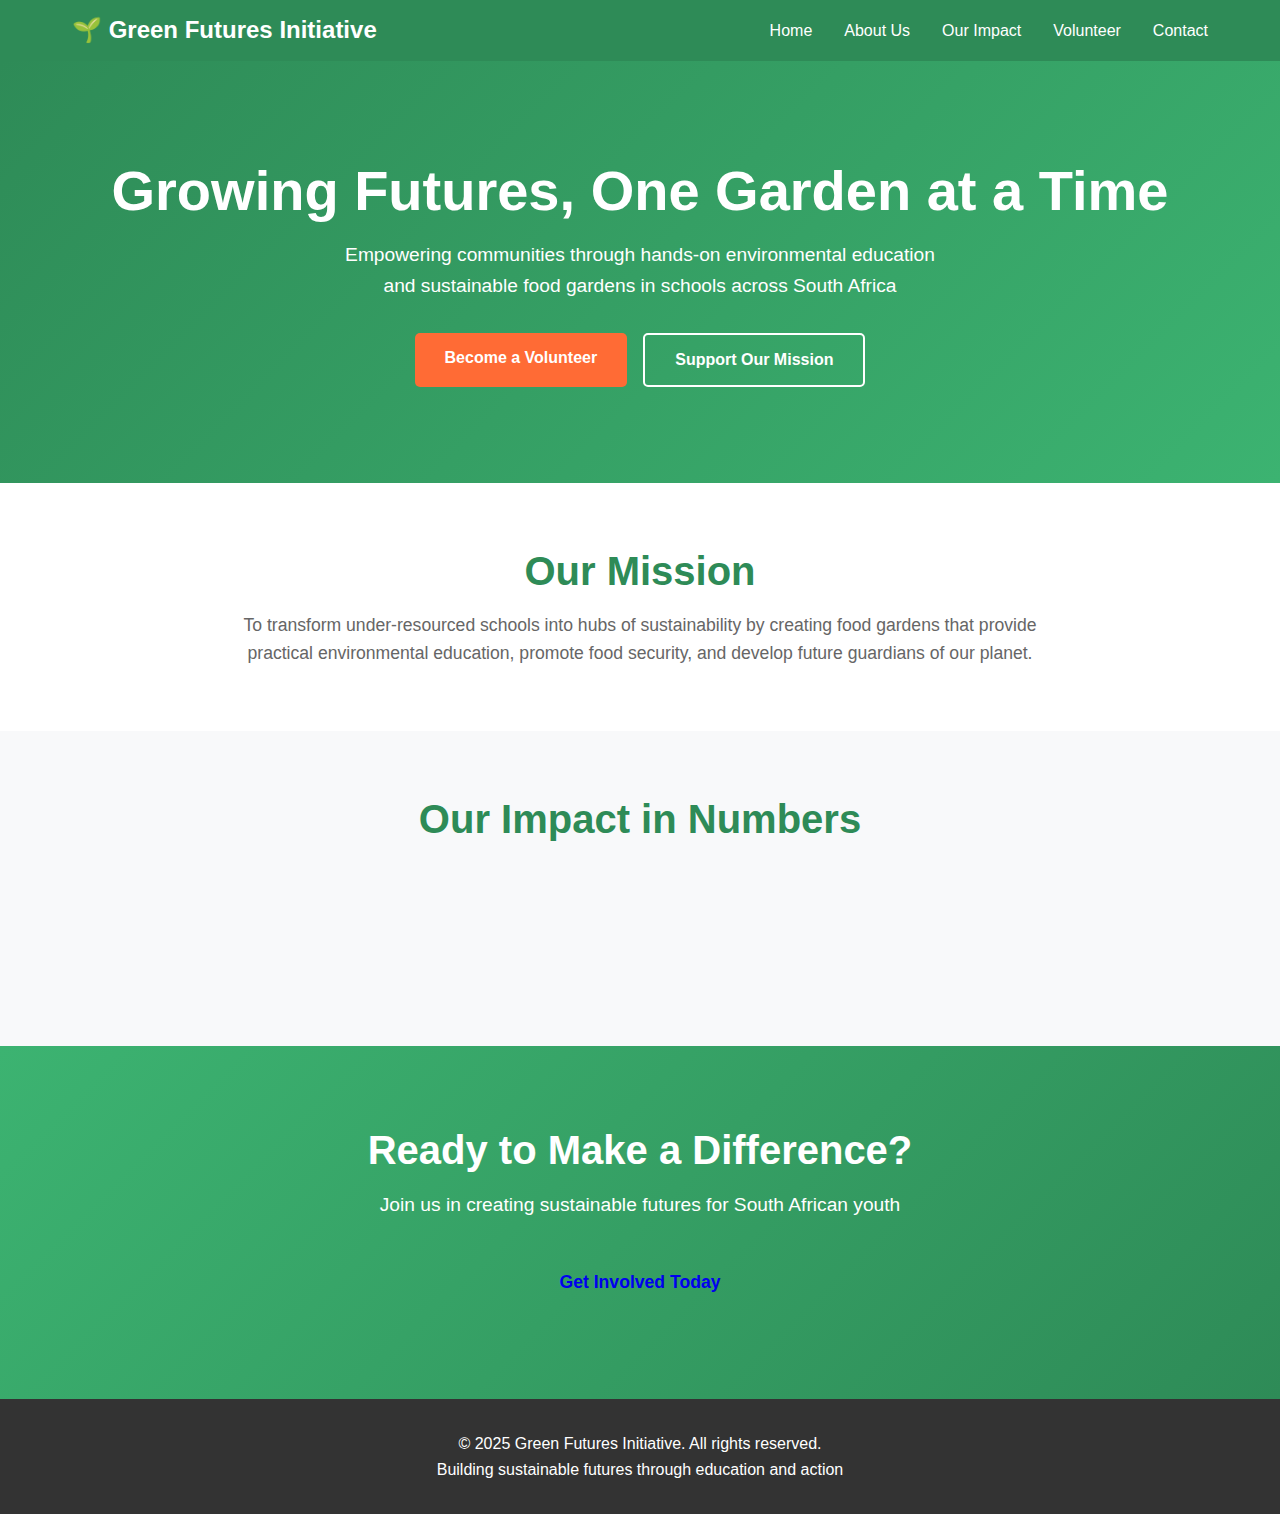
<file: index.html>
<!DOCTYPE html>
<html lang="en">
<head>
    <meta charset="UTF-8">
    <meta name="viewport" content="width=device-width, initial-scale=1.0">
    <title>Green Futures Initiative - Home</title>
    <link rel="stylesheet" href="css/style.css">
</head>
<body>
    <!-- Navigation -->
    <header>
        <nav>
            <div class="logo">
                <h2>🌱 Green Futures Initiative</h2>
            </div>
            <ul class="nav-links">
                <li><a href="index.html">Home</a></li>
                <li><a href="about.html">About Us</a></li>
                <li><a href="impact.html">Our Impact</a></li>
                <li><a href="volunteer.html">Volunteer</a></li>
                <li><a href="contact.html">Contact</a></li>
            </ul>
        </nav>
    </header>

    <!-- Hero Section -->
    <section class="hero">
        <div class="hero-content">
            <h1>Growing Futures, One Garden at a Time</h1>
            <p>Empowering communities through hands-on environmental education and sustainable food gardens in schools across South Africa</p>
            <div class="hero-buttons">
                <a href="volunteer.html" class="btn btn-primary">Become a Volunteer</a>
                <a href="contact.html" class="btn btn-secondary">Support Our Mission</a>
            </div>
        </div>
    </section>

    <!-- Mission Section -->
    <section class="mission">
        <div class="container">
            <h2>Our Mission</h2>
            <p>To transform under-resourced schools into hubs of sustainability by creating food gardens that provide practical environmental education, promote food security, and develop future guardians of our planet.</p>
        </div>
    </section>

    <!-- Quick Stats -->
    <section class="stats">
        <div class="container">
            <h2>Our Impact in Numbers</h2>
            <div class="stats-grid">
                <div class="stat-item">
                    <h3>50+</h3>
                    <p>Schools Transformed</p>
                </div>
                <div class="stat-item">
                    <h3>5,000+</h3>
                    <p>Students Reached</p>
                </div>
                <div class="stat-item">
                    <h3>250+</h3>
                    <p>Active Volunteers</p>
                </div>
                <div class="stat-item">
                    <h3>2018</h3>
                    <p>Years of Service</p>
                </div>
            </div>
        </div>
    </section>

    <!-- Call to Action -->
    <section class="cta">
        <div class="container">
            <h2>Ready to Make a Difference?</h2>
            <p>Join us in creating sustainable futures for South African youth</p>
            <a href="volunteer.html" class="btn btn-large">Get Involved Today</a>
        </div>
    </section>

    <!-- Footer -->
    <footer>
        <div class="container">
            <p>&copy; 2025 Green Futures Initiative. All rights reserved.</p>
            <p>Building sustainable futures through education and action</p>
        </div>
    </footer>

    <script src="js/script.js"></script>
</body>
</html>
</file>
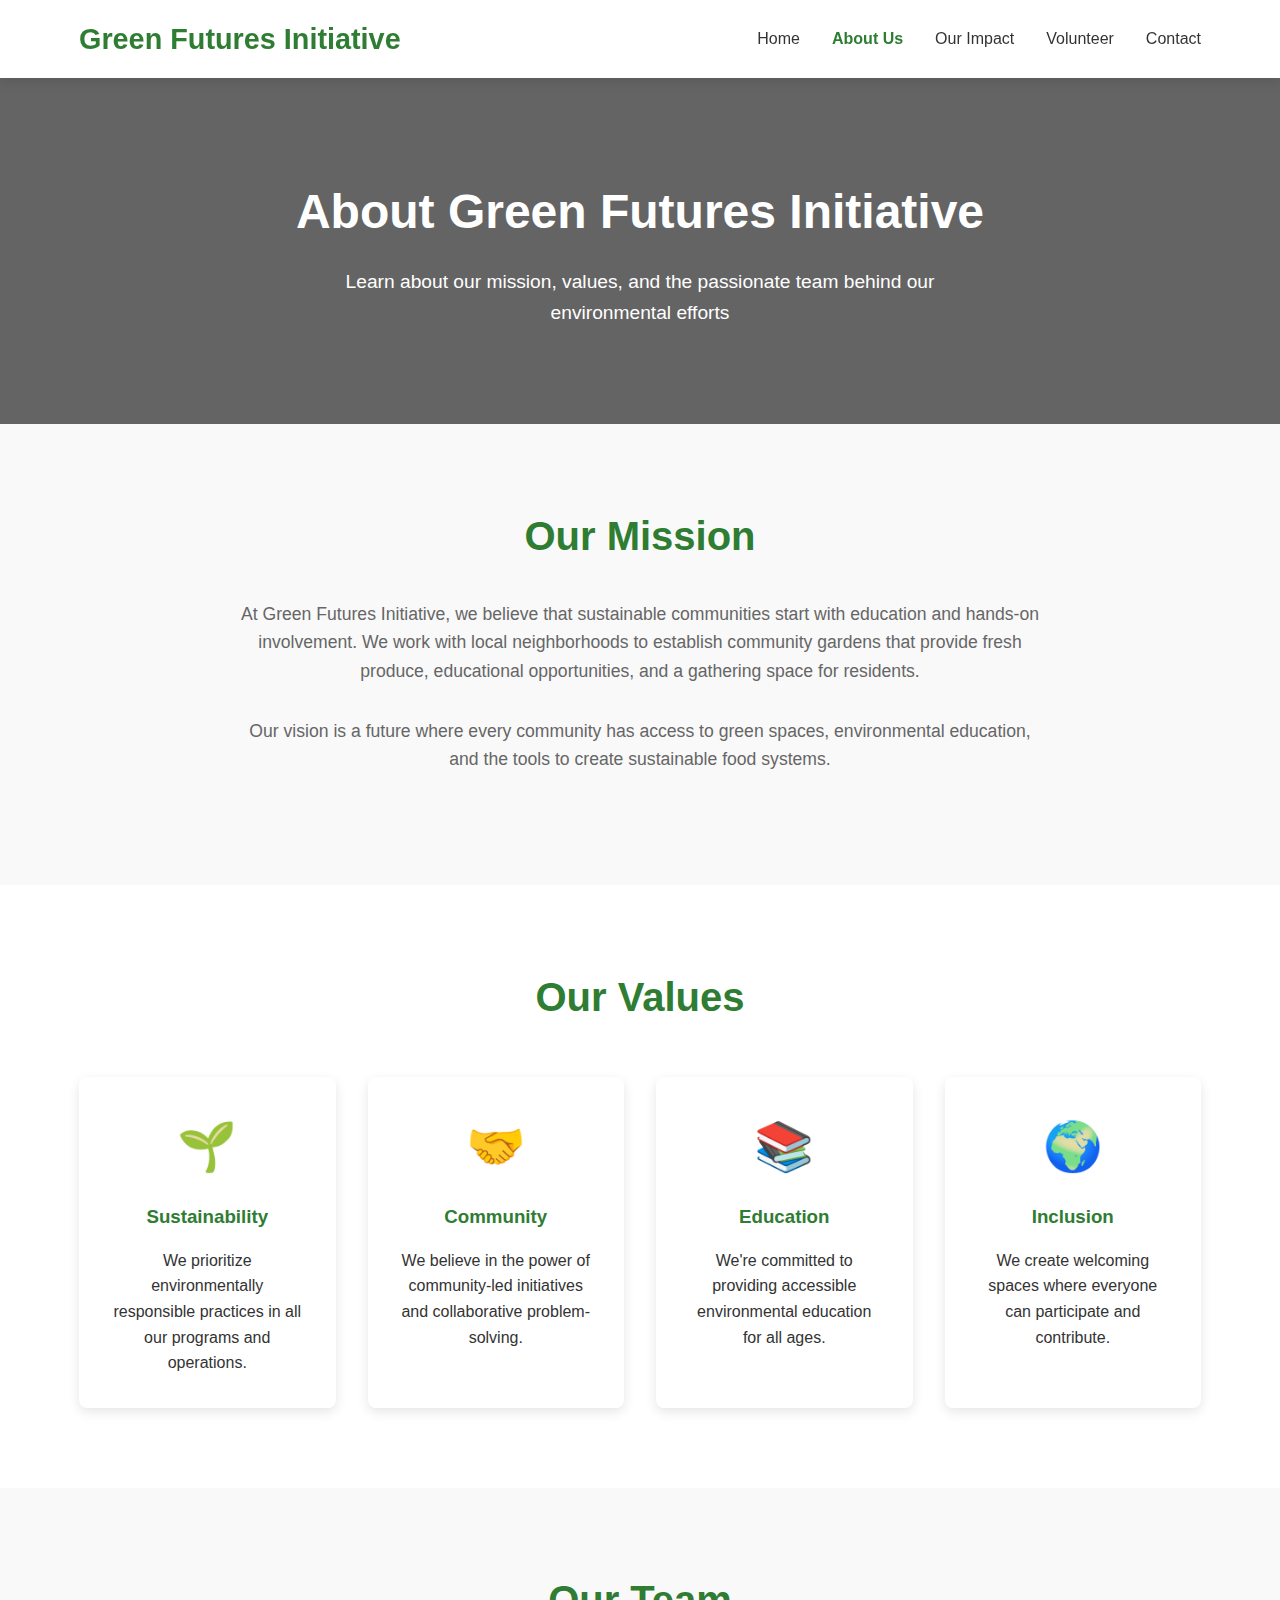
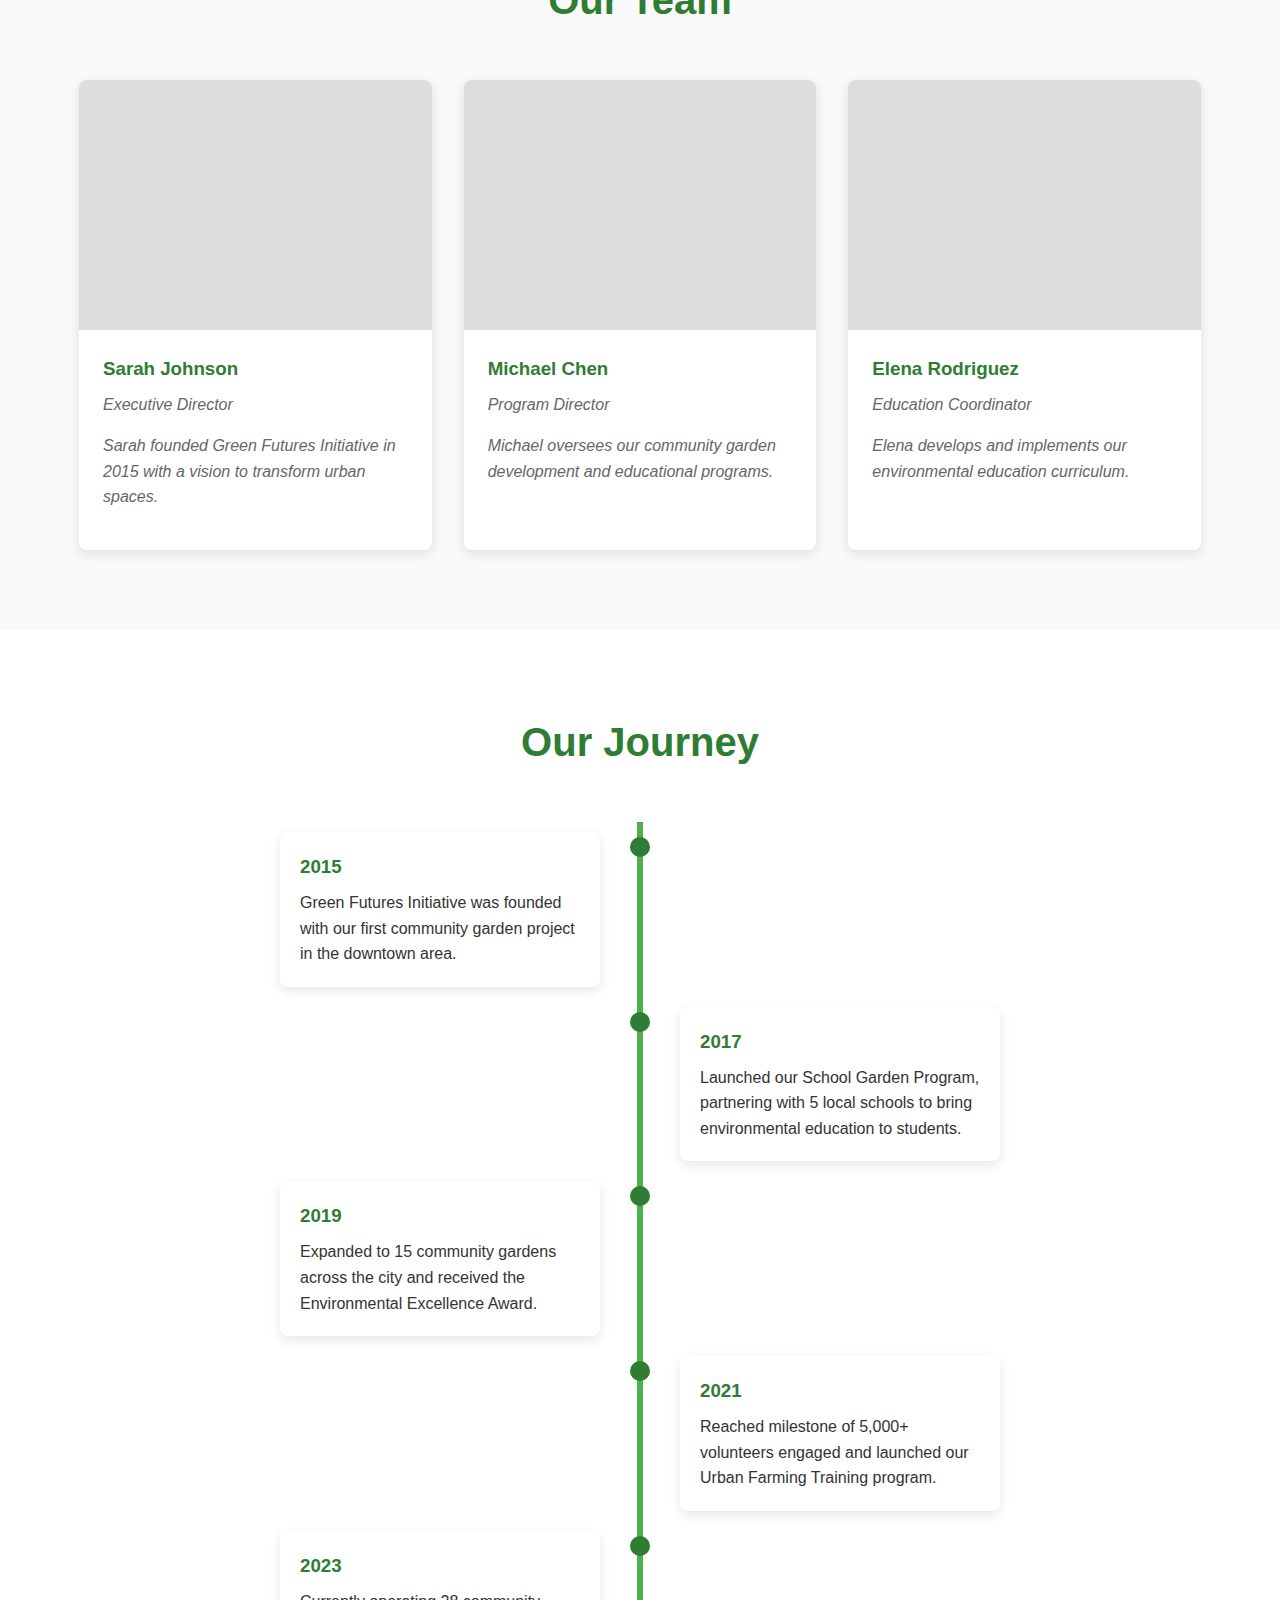
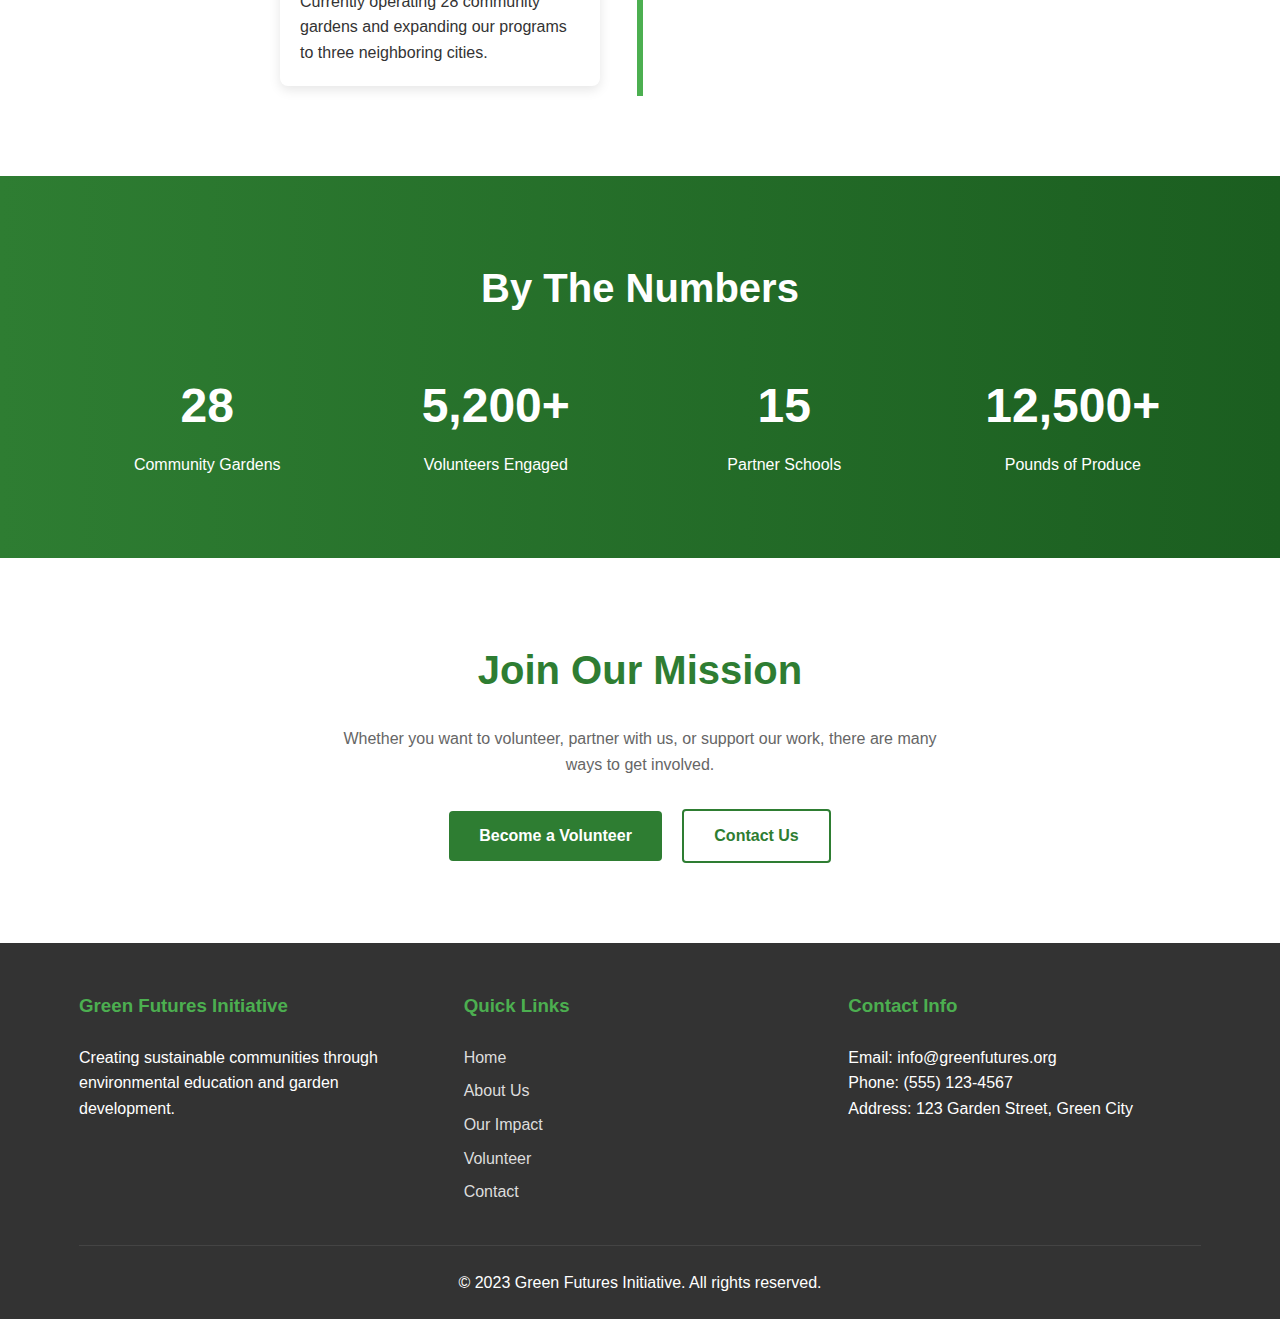
<file: about.html>
<!DOCTYPE html>
<html lang="en">
<head>
    <meta charset="UTF-8">
    <meta name="viewport" content="width=device-width, initial-scale=1.0">
    <title>About Us | Green Futures Initiative</title>
    <style>
        /* Base Styles */
        * {
            margin: 0;
            padding: 0;
            box-sizing: border-box;
            font-family: 'Segoe UI', Tahoma, Geneva, Verdana, sans-serif;
        }
        
        :root {
            --primary: #2e7d32;
            --primary-dark: #1b5e20;
            --primary-light: #4caf50;
            --secondary: #ff9800;
            --text-dark: #333;
            --text-light: #666;
            --background: #f9f9f9;
            --white: #ffffff;
            --shadow: 0 4px 12px rgba(0,0,0,0.1);
        }
        
        body {
            background-color: var(--background);
            color: var(--text-dark);
            line-height: 1.6;
        }
        
        .container {
            width: 90%;
            max-width: 1200px;
            margin: 0 auto;
            padding: 0 15px;
        }
        
        /* Header & Navigation */
        header {
            background-color: var(--white);
            box-shadow: var(--shadow);
            position: sticky;
            top: 0;
            z-index: 100;
        }
        
        nav {
            display: flex;
            justify-content: space-between;
            align-items: center;
            padding: 1rem 0;
        }
        
        .logo h1 {
            color: var(--primary);
            font-size: 1.8rem;
        }
        
        .nav-links {
            display: flex;
            list-style: none;
        }
        
        .nav-links li {
            margin-left: 2rem;
        }
        
        .nav-links a {
            text-decoration: none;
            color: var(--text-dark);
            font-weight: 500;
            transition: color 0.3s;
        }
        
        .nav-links a:hover {
            color: var(--primary);
        }
        
        .nav-links a.active {
            color: var(--primary);
            font-weight: 600;
        }
        
        /* Hero Section */
        .about-hero {
            background: linear-gradient(rgba(0,0,0,0.6), rgba(0,0,0,0.6)), url('https://images.unsplash.com/photo-1542601906990-b4d3fb778b09?ixlib=rb-4.0.3&auto=format&fit=crop&w=1200&q=80');
            background-size: cover;
            background-position: center;
            color: var(--white);
            padding: 6rem 0;
            text-align: center;
        }
        
        .about-hero-content h1 {
            font-size: 3rem;
            margin-bottom: 1rem;
        }
        
        .about-hero-content p {
            font-size: 1.2rem;
            max-width: 700px;
            margin: 0 auto;
        }
        
        /* Mission Section */
        .mission {
            padding: 5rem 0;
            text-align: center;
        }
        
        .mission h2 {
            font-size: 2.5rem;
            color: var(--primary);
            margin-bottom: 2rem;
        }
        
        .mission p {
            font-size: 1.1rem;
            max-width: 800px;
            margin: 0 auto 2rem;
            color: var(--text-light);
        }
        
        /* Values Section */
        .values {
            padding: 5rem 0;
            background-color: var(--white);
        }
        
        .values h2 {
            text-align: center;
            font-size: 2.5rem;
            color: var(--primary);
            margin-bottom: 3rem;
        }
        
        .values-grid {
            display: grid;
            grid-template-columns: repeat(auto-fit, minmax(250px, 1fr));
            gap: 2rem;
        }
        
        .value-card {
            background: var(--white);
            border-radius: 8px;
            padding: 2rem;
            text-align: center;
            box-shadow: var(--shadow);
            transition: transform 0.3s;
        }
        
        .value-card:hover {
            transform: translateY(-10px);
        }
        
        .value-icon {
            font-size: 3rem;
            margin-bottom: 1rem;
        }
        
        .value-card h3 {
            color: var(--primary);
            margin-bottom: 1rem;
        }
        
        /* Team Section */
        .team {
            padding: 5rem 0;
        }
        
        .team h2 {
            text-align: center;
            font-size: 2.5rem;
            color: var(--primary);
            margin-bottom: 3rem;
        }
        
        .team-grid {
            display: grid;
            grid-template-columns: repeat(auto-fit, minmax(280px, 1fr));
            gap: 2rem;
        }
        
        .team-card {
            background: var(--white);
            border-radius: 8px;
            overflow: hidden;
            box-shadow: var(--shadow);
            transition: transform 0.3s;
        }
        
        .team-card:hover {
            transform: translateY(-5px);
        }
        
        .team-img {
            height: 250px;
            background-color: #ddd;
            background-size: cover;
            background-position: center;
        }
        
        .team-info {
            padding: 1.5rem;
        }
        
        .team-info h3 {
            color: var(--primary);
            margin-bottom: 0.5rem;
        }
        
        .team-info p {
            color: var(--text-light);
            font-style: italic;
            margin-bottom: 1rem;
        }
        
        /* Timeline Section */
        .timeline {
            padding: 5rem 0;
            background-color: var(--white);
        }
        
        .timeline h2 {
            text-align: center;
            font-size: 2.5rem;
            color: var(--primary);
            margin-bottom: 3rem;
        }
        
        .timeline-container {
            position: relative;
            max-width: 800px;
            margin: 0 auto;
        }
        
        .timeline-container::after {
            content: '';
            position: absolute;
            width: 6px;
            background-color: var(--primary-light);
            top: 0;
            bottom: 0;
            left: 50%;
            margin-left: -3px;
        }
        
        .timeline-item {
            padding: 10px 40px;
            position: relative;
            width: 50%;
            box-sizing: border-box;
        }
        
        .timeline-item:nth-child(odd) {
            left: 0;
        }
        
        .timeline-item:nth-child(even) {
            left: 50%;
        }
        
        .timeline-content {
            padding: 20px;
            background-color: var(--white);
            border-radius: 8px;
            box-shadow: var(--shadow);
        }
        
        .timeline-content h3 {
            color: var(--primary);
            margin-bottom: 0.5rem;
        }
        
        .timeline-item::after {
            content: '';
            position: absolute;
            width: 20px;
            height: 20px;
            background-color: var(--primary);
            border-radius: 50%;
            top: 15px;
            z-index: 1;
        }
        
        .timeline-item:nth-child(odd)::after {
            right: -10px;
        }
        
        .timeline-item:nth-child(even)::after {
            left: -10px;
        }
        
        /* Stats Section */
        .stats {
            padding: 5rem 0;
            background: linear-gradient(to right, var(--primary), var(--primary-dark));
            color: var(--white);
            text-align: center;
        }
        
        .stats h2 {
            font-size: 2.5rem;
            margin-bottom: 3rem;
        }
        
        .stats-grid {
            display: grid;
            grid-template-columns: repeat(auto-fit, minmax(200px, 1fr));
            gap: 2rem;
        }
        
        .stat-item h3 {
            font-size: 3rem;
            margin-bottom: 0.5rem;
        }
        
        /* CTA Section */
        .cta {
            padding: 5rem 0;
            text-align: center;
            background-color: var(--white);
        }
        
        .cta h2 {
            font-size: 2.5rem;
            color: var(--primary);
            margin-bottom: 1.5rem;
        }
        
        .cta p {
            max-width: 600px;
            margin: 0 auto 2rem;
            color: var(--text-light);
        }
        
        .btn {
            display: inline-block;
            padding: 12px 30px;
            background-color: var(--primary);
            color: var(--white);
            text-decoration: none;
            border-radius: 4px;
            font-weight: 600;
            transition: background-color 0.3s;
            border: none;
            cursor: pointer;
        }
        
        .btn:hover {
            background-color: var(--primary-dark);
        }
        
        .btn-secondary {
            background-color: transparent;
            border: 2px solid var(--primary);
            color: var(--primary);
            margin-left: 1rem;
        }
        
        .btn-secondary:hover {
            background-color: var(--primary);
            color: var(--white);
        }
        
        /* Footer */
        footer {
            background-color: var(--text-dark);
            color: var(--white);
            padding: 3rem 0 1.5rem;
        }
        
        .footer-content {
            display: grid;
            grid-template-columns: repeat(auto-fit, minmax(200px, 1fr));
            gap: 2rem;
            margin-bottom: 2rem;
        }
        
        .footer-section h3 {
            margin-bottom: 1.5rem;
            color: var(--primary-light);
        }
        
        .footer-section ul {
            list-style: none;
        }
        
        .footer-section ul li {
            margin-bottom: 0.5rem;
        }
        
        .footer-section a {
            color: #ddd;
            text-decoration: none;
            transition: color 0.3s;
        }
        
        .footer-section a:hover {
            color: var(--primary-light);
        }
        
        .footer-bottom {
            text-align: center;
            padding-top: 1.5rem;
            border-top: 1px solid #444;
        }
        
        /* Responsive Design */
        @media (max-width: 768px) {
            .nav-links {
                display: none;
            }
            
            .about-hero-content h1 {
                font-size: 2.2rem;
            }
            
            .timeline-container::after {
                left: 31px;
            }
            
            .timeline-item {
                width: 100%;
                padding-left: 70px;
                padding-right: 25px;
            }
            
            .timeline-item:nth-child(even) {
                left: 0;
            }
            
            .timeline-item::after {
                left: 21px;
            }
            
            .btn-secondary {
                margin-left: 0;
                margin-top: 1rem;
                display: block;
            }
        }
    </style>
</head>
<body>
    <!-- Header & Navigation -->
    <header>
        <div class="container">
            <nav>
                <div class="logo">
                    <h1>Green Futures Initiative</h1>
                </div>
                <ul class="nav-links">
                    <li><a href="index.html">Home</a></li>
                    <li><a href="about.html" class="active">About Us</a></li>
                    <li><a href="impact.html">Our Impact</a></li>
                    <li><a href="volunteer.html">Volunteer</a></li>
                    <li><a href="contact.html">Contact</a></li>
                </ul>
            </nav>
        </div>
    </header>

    <!-- Hero Section -->
    <section class="about-hero">
        <div class="container">
            <div class="about-hero-content">
                <h1>About Green Futures Initiative</h1>
                <p>Learn about our mission, values, and the passionate team behind our environmental efforts</p>
            </div>
        </div>
    </section>

    <!-- Mission Section -->
    <section class="mission">
        <div class="container">
            <h2>Our Mission</h2>
            <p>At Green Futures Initiative, we believe that sustainable communities start with education and hands-on involvement. We work with local neighborhoods to establish community gardens that provide fresh produce, educational opportunities, and a gathering space for residents.</p>
            <p>Our vision is a future where every community has access to green spaces, environmental education, and the tools to create sustainable food systems.</p>
        </div>
    </section>

    <!-- Values Section -->
    <section class="values">
        <div class="container">
            <h2>Our Values</h2>
            <div class="values-grid">
                <div class="value-card">
                    <div class="value-icon">🌱</div>
                    <h3>Sustainability</h3>
                    <p>We prioritize environmentally responsible practices in all our programs and operations.</p>
                </div>
                <div class="value-card">
                    <div class="value-icon">🤝</div>
                    <h3>Community</h3>
                    <p>We believe in the power of community-led initiatives and collaborative problem-solving.</p>
                </div>
                <div class="value-card">
                    <div class="value-icon">📚</div>
                    <h3>Education</h3>
                    <p>We're committed to providing accessible environmental education for all ages.</p>
                </div>
                <div class="value-card">
                    <div class="value-icon">🌍</div>
                    <h3>Inclusion</h3>
                    <p>We create welcoming spaces where everyone can participate and contribute.</p>
                </div>
            </div>
        </div>
    </section>

    <!-- Team Section -->
    <section class="team">
        <div class="container">
            <h2>Our Team</h2>
            <div class="team-grid">
                <div class="team-card">
                    <div class="team-img" style="background-image: url('https://images.unsplash.com/photo-1560250097-0b93528c311a?ixlib=rb-4.0.3&auto=format&fit=crop&w=400&q=80')"></div>
                    <div class="team-info">
                        <h3>Sarah Johnson</h3>
                        <p>Executive Director</p>
                        <p>Sarah founded Green Futures Initiative in 2015 with a vision to transform urban spaces.</p>
                    </div>
                </div>
                <div class="team-card">
                    <div class="team-img" style="background-image: url('https://images.unsplash.com/photo-1507003211169-0a1dd7228f2d?ixlib=rb-4.0.3&auto=format&fit=crop&w=400&q=80')"></div>
                    <div class="team-info">
                        <h3>Michael Chen</h3>
                        <p>Program Director</p>
                        <p>Michael oversees our community garden development and educational programs.</p>
                    </div>
                </div>
                <div class="team-card">
                    <div class="team-img" style="background-image: url('https://images.unsplash.com/photo-1544005313-94ddf0286df2?ixlib=rb-4.0.3&auto=format&fit=crop&w=400&q=80')"></div>
                    <div class="team-info">
                        <h3>Elena Rodriguez</h3>
                        <p>Education Coordinator</p>
                        <p>Elena develops and implements our environmental education curriculum.</p>
                    </div>
                </div>
            </div>
        </div>
    </section>

    <!-- Timeline Section -->
    <section class="timeline">
        <div class="container">
            <h2>Our Journey</h2>
            <div class="timeline-container">
                <div class="timeline-item">
                    <div class="timeline-content">
                        <h3>2015</h3>
                        <p>Green Futures Initiative was founded with our first community garden project in the downtown area.</p>
                    </div>
                </div>
                <div class="timeline-item">
                    <div class="timeline-content">
                        <h3>2017</h3>
                        <p>Launched our School Garden Program, partnering with 5 local schools to bring environmental education to students.</p>
                    </div>
                </div>
                <div class="timeline-item">
                    <div class="timeline-content">
                        <h3>2019</h3>
                        <p>Expanded to 15 community gardens across the city and received the Environmental Excellence Award.</p>
                    </div>
                </div>
                <div class="timeline-item">
                    <div class="timeline-content">
                        <h3>2021</h3>
                        <p>Reached milestone of 5,000+ volunteers engaged and launched our Urban Farming Training program.</p>
                    </div>
                </div>
                <div class="timeline-item">
                    <div class="timeline-content">
                        <h3>2023</h3>
                        <p>Currently operating 28 community gardens and expanding our programs to three neighboring cities.</p>
                    </div>
                </div>
            </div>
        </div>
    </section>

    <!-- Stats Section -->
    <section class="stats">
        <div class="container">
            <h2>By The Numbers</h2>
            <div class="stats-grid">
                <div class="stat-item">
                    <h3>28</h3>
                    <p>Community Gardens</p>
                </div>
                <div class="stat-item">
                    <h3>5,200+</h3>
                    <p>Volunteers Engaged</p>
                </div>
                <div class="stat-item">
                    <h3>15</h3>
                    <p>Partner Schools</p>
                </div>
                <div class="stat-item">
                    <h3>12,500+</h3>
                    <p>Pounds of Produce</p>
                </div>
            </div>
        </div>
    </section>

    <!-- CTA Section -->
    <section class="cta">
        <div class="container">
            <h2>Join Our Mission</h2>
            <p>Whether you want to volunteer, partner with us, or support our work, there are many ways to get involved.</p>
            <a href="volunteer.html" class="btn">Become a Volunteer</a>
            <a href="contact.html" class="btn btn-secondary">Contact Us</a>
        </div>
    </section>

    <!-- Footer -->
    <footer>
        <div class="container">
            <div class="footer-content">
                <div class="footer-section">
                    <h3>Green Futures Initiative</h3>
                    <p>Creating sustainable communities through environmental education and garden development.</p>
                </div>
                <div class="footer-section">
                    <h3>Quick Links</h3>
                    <ul>
                        <li><a href="index.html">Home</a></li>
                        <li><a href="about.html">About Us</a></li>
                        <li><a href="impact.html">Our Impact</a></li>
                        <li><a href="volunteer.html">Volunteer</a></li>
                        <li><a href="contact.html">Contact</a></li>
                    </ul>
                </div>
                <div class="footer-section">
                    <h3>Contact Info</h3>
                    <p>Email: info@greenfutures.org</p>
                    <p>Phone: (555) 123-4567</p>
                    <p>Address: 123 Garden Street, Green City</p>
                </div>
            </div>
            <div class="footer-bottom">
                <p>&copy; 2023 Green Futures Initiative. All rights reserved.</p>
            </div>
        </div>
    </footer>

    <script>
        // Simple animation for stats counter
        document.addEventListener('DOMContentLoaded', function() {
            const statItems = document.querySelectorAll('.stat-item h3');
            
            const options = {
                threshold: 0.5,
                rootMargin: '0px 0px -50px 0px'
            };
            
            const observer = new IntersectionObserver(function(entries, observer) {
                entries.forEach(entry => {
                    if (entry.isIntersecting) {
                        const stat = entry.target;
                        const target = parseInt(stat.textContent);
                        let current = 0;
                        const increment = target / 50;
                        
                        const timer = setInterval(() => {
                            current += increment;
                            if (current >= target) {
                                stat.textContent = target + (stat.textContent.includes('+') ? '+' : '');
                                clearInterval(timer);
                            } else {
                                stat.textContent = Math.floor(current);
                            }
                        }, 30);
                        
                        observer.unobserve(stat);
                    }
                });
            }, options);
            
            statItems.forEach(stat => {
                observer.observe(stat);
            });
        });
    </script>
</body>
</html>
</file>
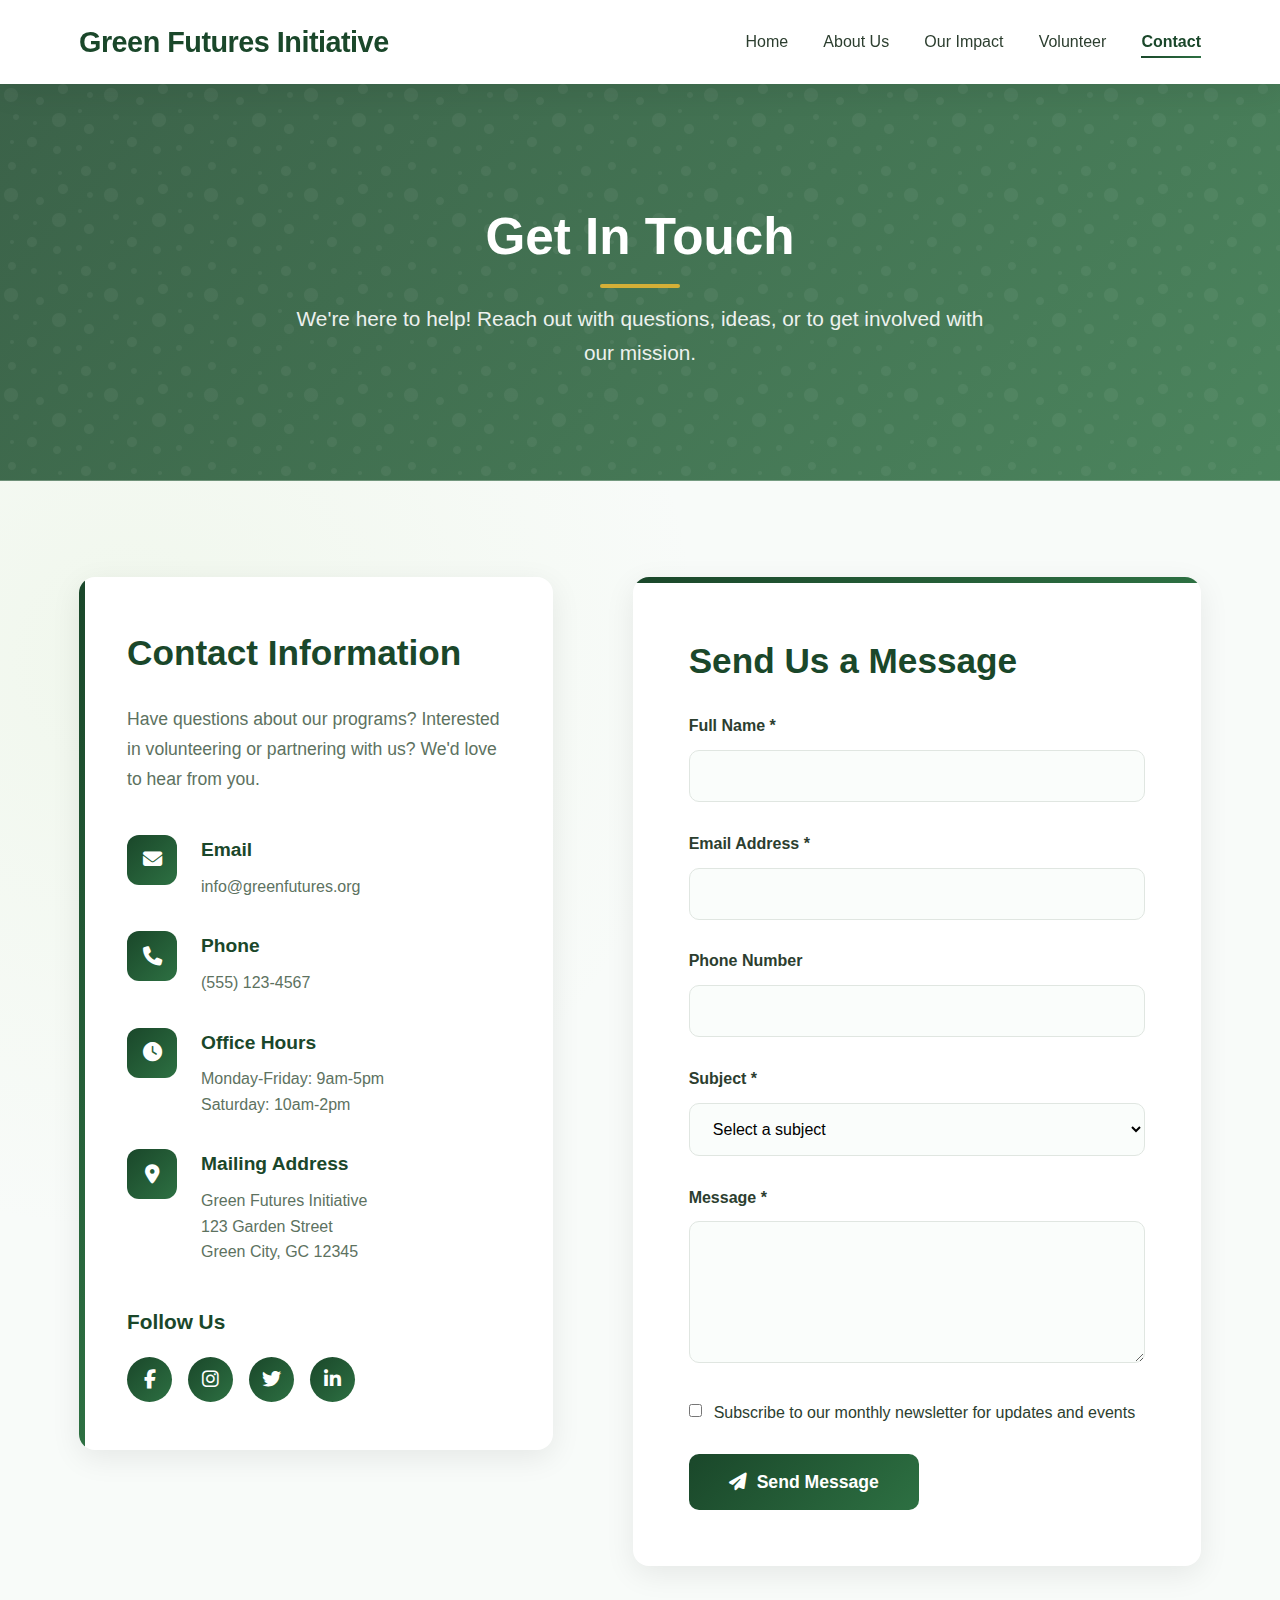
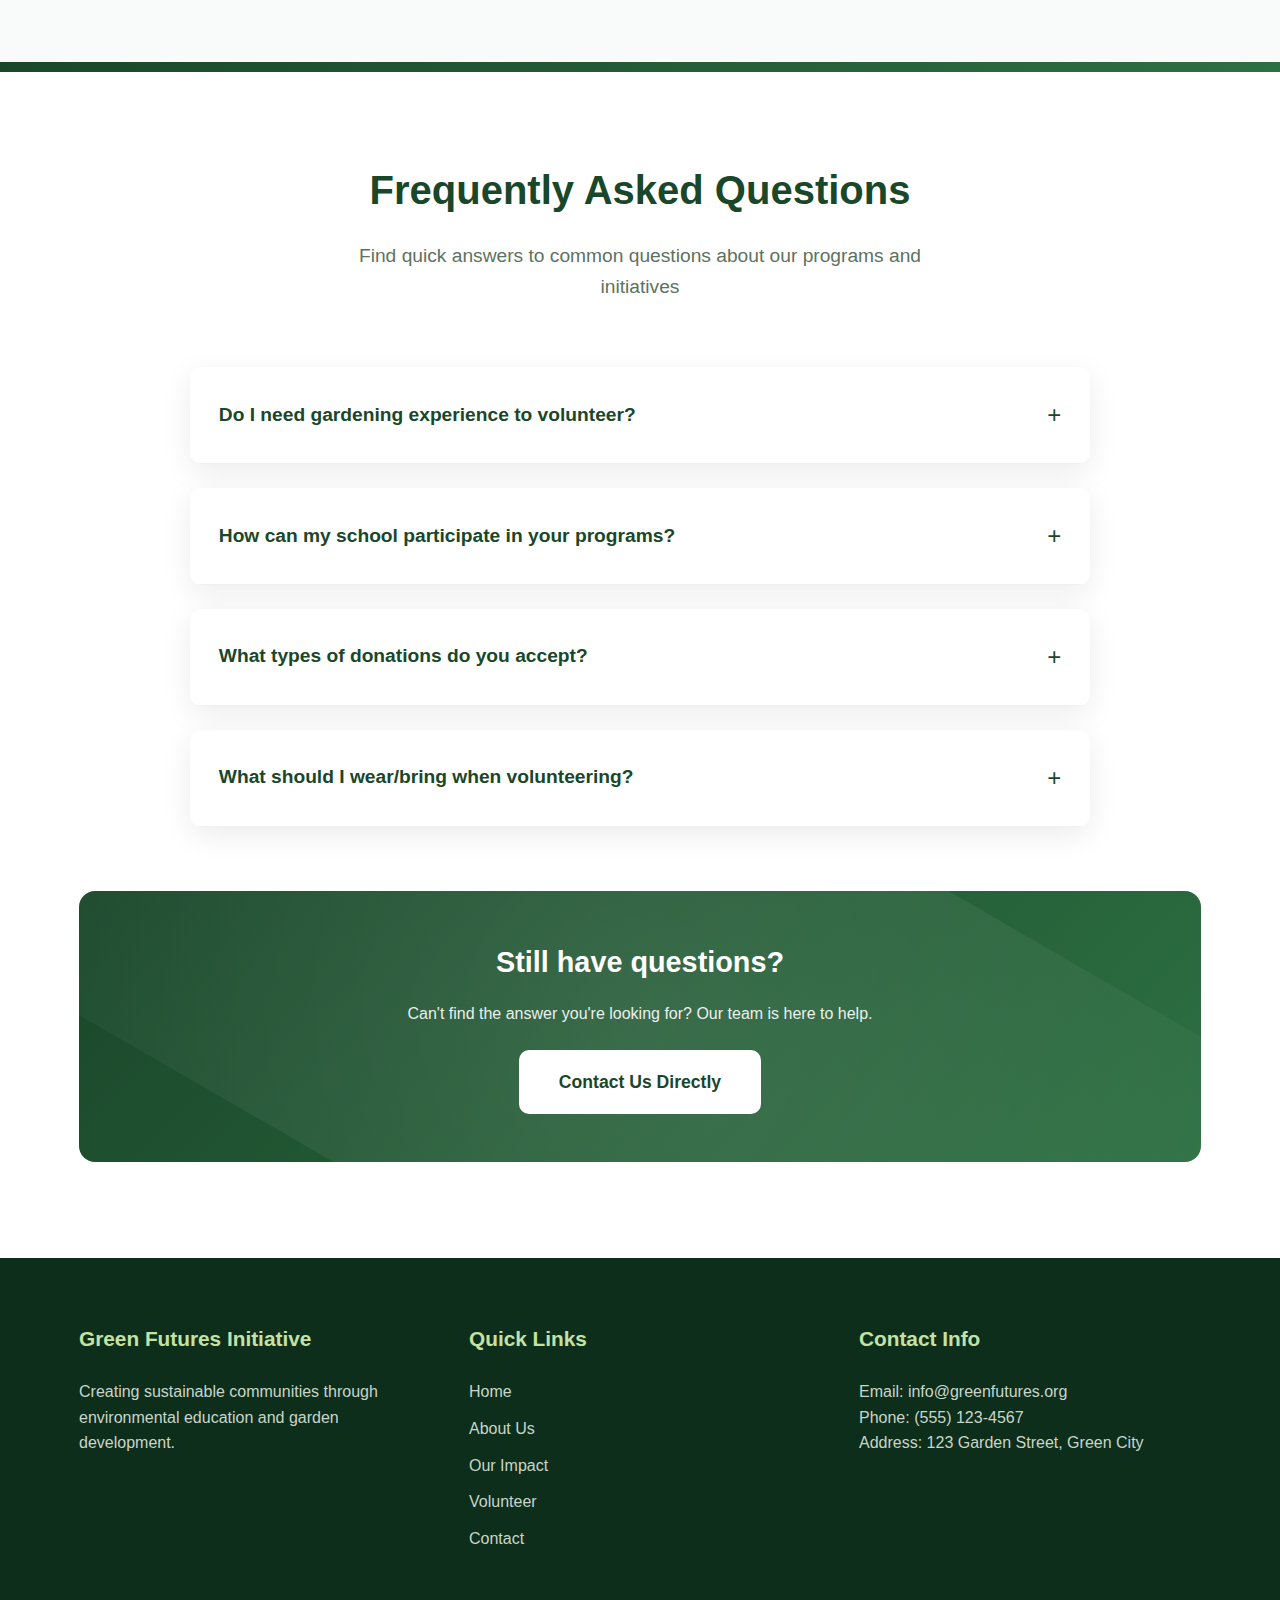
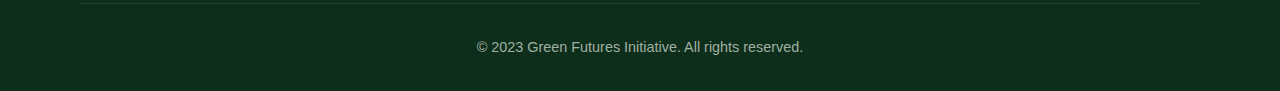
<file: contact.html>
<!DOCTYPE html>
<html lang="en">
<head>
    <meta charset="UTF-8">
    <meta name="viewport" content="width=device-width, initial-scale=1.0">
    <title>Contact Us | Green Futures Initiative</title>
    <link rel="stylesheet" href="https://cdnjs.cloudflare.com/ajax/libs/font-awesome/6.4.0/css/all.min.css">
    <style>
        /* Base Styles */
        * {
            margin: 0;
            padding: 0;
            box-sizing: border-box;
            font-family: 'Segoe UI', Tahoma, Geneva, Verdana, sans-serif;
        }
        
        :root {
            --primary: #1a472a;
            --primary-dark: #0d2e1a;
            --primary-light: #2d7042;
            --secondary: #d4af37;
            --accent: #8bc34a;
            --accent-light: #c5e1a5;
            --text-dark: #2c3e2f;
            --text-light: #5d725f;
            --background: #f8fbf9;
            --white: #ffffff;
            --card-bg: #ffffff;
            --gradient-primary: linear-gradient(135deg, var(--primary), var(--primary-light));
            --gradient-secondary: linear-gradient(135deg, var(--secondary), #e6c158);
            --shadow: 0 8px 30px rgba(0,0,0,0.08);
            --shadow-hover: 0 15px 40px rgba(0,0,0,0.12);
            --transition: all 0.4s cubic-bezier(0.175, 0.885, 0.32, 1.1);
        }
        
        body {
            background-color: var(--background);
            color: var(--text-dark);
            line-height: 1.6;
            background-image: 
                radial-gradient(circle at 10% 20%, rgba(197, 225, 165, 0.15) 0%, transparent 20%),
                radial-gradient(circle at 90% 80%, rgba(212, 175, 55, 0.1) 0%, transparent 20%);
        }
        
        .container {
            width: 90%;
            max-width: 1200px;
            margin: 0 auto;
            padding: 0 15px;
        }
        
        /* Header & Navigation */
        header {
            background-color: var(--white);
            box-shadow: var(--shadow);
            position: sticky;
            top: 0;
            z-index: 100;
        }
        
        nav {
            display: flex;
            justify-content: space-between;
            align-items: center;
            padding: 1.2rem 0;
        }
        
        .logo h1 {
            color: var(--primary);
            font-size: 1.8rem;
            font-weight: 700;
            letter-spacing: -0.5px;
        }
        
        .nav-links {
            display: flex;
            list-style: none;
        }
        
        .nav-links li {
            margin-left: 2.2rem;
        }
        
        .nav-links a {
            text-decoration: none;
            color: var(--text-dark);
            font-weight: 500;
            transition: var(--transition);
            position: relative;
            padding: 0.5rem 0;
        }
        
        .nav-links a:hover {
            color: var(--primary);
        }
        
        .nav-links a::after {
            content: '';
            position: absolute;
            bottom: 0;
            left: 0;
            width: 0;
            height: 2px;
            background: var(--gradient-primary);
            transition: var(--transition);
        }
        
        .nav-links a:hover::after {
            width: 100%;
        }
        
        .nav-links a.active {
            color: var(--primary);
            font-weight: 600;
        }
        
        .nav-links a.active::after {
            width: 100%;
        }
        
        /* Hero Section */
        .contact-hero {
            background: 
                linear-gradient(135deg, rgba(26, 71, 42, 0.85) 0%, rgba(45, 112, 66, 0.85) 100%),
                url('https://images.unsplash.com/photo-1559027615-cfa462850979?ixlib=rb-4.0.3&auto=format&fit=crop&w=1200&q=80');
            background-size: cover;
            background-position: center;
            color: var(--white);
            padding: 7rem 0;
            text-align: center;
            position: relative;
            overflow: hidden;
        }
        
        .contact-hero::before {
            content: '';
            position: absolute;
            top: 0;
            left: 0;
            right: 0;
            bottom: 0;
            background: url("data:image/svg+xml,%3Csvg width='100' height='100' viewBox='0 0 100 100' xmlns='http://www.w3.org/2000/svg'%3E%3Cpath d='M11 18c3.866 0 7-3.134 7-7s-3.134-7-7-7-7 3.134-7 7 3.134 7 7 7zm48 25c3.866 0 7-3.134 7-7s-3.134-7-7-7-7 3.134-7 7 3.134 7 7 7zm-43-7c1.657 0 3-1.343 3-3s-1.343-3-3-3-3 1.343-3 3 1.343 3 3 3zm63 31c1.657 0 3-1.343 3-3s-1.343-3-3-3-3 1.343-3 3 1.343 3 3 3zM34 90c1.657 0 3-1.343 3-3s-1.343-3-3-3-3 1.343-3 3 1.343 3 3 3zm56-76c1.657 0 3-1.343 3-3s-1.343-3-3-3-3 1.343-3 3 1.343 3 3 3zM12 86c2.21 0 4-1.79 4-4s-1.79-4-4-4-4 1.79-4 4 1.79 4 4 4zm28-65c2.21 0 4-1.79 4-4s-1.79-4-4-4-4 1.79-4 4 1.79 4 4 4zm23-11c2.76 0 5-2.24 5-5s-2.24-5-5-5-5 2.24-5 5 2.24 5 5 5zm-6 60c2.21 0 4-1.79 4-4s-1.79-4-4-4-4 1.79-4 4 1.79 4 4 4zm29 22c2.76 0 5-2.24 5-5s-2.24-5-5-5-5 2.24-5 5 2.24 5 5 5zM32 63c2.76 0 5-2.24 5-5s-2.24-5-5-5-5 2.24-5 5 2.24 5 5 5zm57-13c2.76 0 5-2.24 5-5s-2.24-5-5-5-5 2.24-5 5 2.24 5 5 5zm-9-21c1.105 0 2-.895 2-2s-.895-2-2-2-2 .895-2 2 .895 2 2 2zM60 91c1.105 0 2-.895 2-2s-.895-2-2-2-2 .895-2 2 .895 2 2 2zM35 41c1.105 0 2-.895 2-2s-.895-2-2-2-2 .895-2 2 .895 2 2 2zM12 60c1.105 0 2-.895 2-2s-.895-2-2-2-2 .895-2 2 .895 2 2 2z' fill='%23ffffff' fill-opacity='0.05' fill-rule='evenodd'/%3E%3C/svg%3E");
        }
        
        .contact-hero-content h1 {
            font-size: 3.2rem;
            margin-bottom: 1.5rem;
            font-weight: 700;
            position: relative;
            display: inline-block;
        }
        
        .contact-hero-content h1::after {
            content: '';
            position: absolute;
            bottom: -10px;
            left: 50%;
            transform: translateX(-50%);
            width: 80px;
            height: 4px;
            background: var(--secondary);
            border-radius: 2px;
        }
        
        .contact-hero-content p {
            font-size: 1.3rem;
            max-width: 700px;
            margin: 0 auto;
            opacity: 0.9;
            font-weight: 300;
        }
        
        /* Contact Content */
        .contact-content {
            padding: 6rem 0;
        }
        
        .contact-grid {
            display: grid;
            grid-template-columns: 1fr 1.2fr;
            gap: 5rem;
            align-items: start;
        }
        
        .contact-info {
            background: var(--card-bg);
            padding: 3rem;
            border-radius: 16px;
            box-shadow: var(--shadow);
            position: relative;
            overflow: hidden;
        }
        
        .contact-info::before {
            content: '';
            position: absolute;
            top: 0;
            left: 0;
            width: 6px;
            height: 100%;
            background: var(--gradient-primary);
        }
        
        .contact-info h2 {
            color: var(--primary);
            margin-bottom: 1.5rem;
            font-size: 2.2rem;
            font-weight: 700;
        }
        
        .contact-info > p {
            color: var(--text-light);
            margin-bottom: 2.5rem;
            font-size: 1.1rem;
            line-height: 1.7;
        }
        
        .contact-details {
            margin-bottom: 2.5rem;
        }
        
        .contact-item {
            margin-bottom: 2rem;
            display: flex;
            align-items: flex-start;
        }
        
        .contact-icon {
            width: 50px;
            height: 50px;
            background: var(--gradient-primary);
            border-radius: 12px;
            display: flex;
            align-items: center;
            justify-content: center;
            margin-right: 1.5rem;
            color: white;
            font-size: 1.2rem;
            flex-shrink: 0;
        }
        
        .contact-text h3 {
            color: var(--primary);
            margin-bottom: 0.5rem;
            font-size: 1.2rem;
        }
        
        .contact-text p {
            color: var(--text-light);
        }
        
        .social-links {
            margin-top: 2.5rem;
        }
        
        .social-links h3 {
            margin-bottom: 1.2rem;
            color: var(--primary);
            font-size: 1.3rem;
        }
        
        .social-icons {
            display: flex;
            gap: 1rem;
        }
        
        .social-icons a {
            display: inline-flex;
            align-items: center;
            justify-content: center;
            width: 45px;
            height: 45px;
            background: var(--gradient-primary);
            color: var(--white);
            text-decoration: none;
            border-radius: 50%;
            transition: var(--transition);
            font-size: 1.2rem;
        }
        
        .social-icons a:hover {
            transform: translateY(-5px);
            box-shadow: var(--shadow-hover);
            background: var(--gradient-secondary);
        }
        
        /* Contact Form */
        .contact-form-container {
            background: var(--card-bg);
            padding: 3.5rem;
            border-radius: 16px;
            box-shadow: var(--shadow);
            position: relative;
            overflow: hidden;
        }
        
        .contact-form-container::before {
            content: '';
            position: absolute;
            top: 0;
            left: 0;
            width: 100%;
            height: 6px;
            background: var(--gradient-primary);
        }
        
        .contact-form-container h2 {
            color: var(--primary);
            margin-bottom: 1.5rem;
            font-size: 2.2rem;
            font-weight: 700;
        }
        
        .form-group {
            margin-bottom: 1.8rem;
            position: relative;
        }
        
        .form-group label {
            display: block;
            margin-bottom: 0.7rem;
            font-weight: 600;
            color: var(--text-dark);
            font-size: 1rem;
        }
        
        .form-group input,
        .form-group select,
        .form-group textarea {
            width: 100%;
            padding: 1rem 1.2rem;
            border: 1.5px solid #e0e6e1;
            border-radius: 10px;
            font-size: 1rem;
            transition: var(--transition);
            background: #fafdfb;
        }
        
        .form-group input:focus,
        .form-group select:focus,
        .form-group textarea:focus {
            outline: none;
            border-color: var(--primary-light);
            box-shadow: 0 0 0 3px rgba(45, 112, 66, 0.1);
            background: var(--white);
        }
        
        .checkbox-group {
            display: flex;
            align-items: flex-start;
        }
        
        .checkbox-group input {
            width: auto;
            margin-right: 0.75rem;
            margin-top: 0.3rem;
        }
        
        .checkbox-group label {
            margin-bottom: 0;
            font-weight: 500;
        }
        
        .btn {
            display: inline-flex;
            align-items: center;
            justify-content: center;
            padding: 1.1rem 2.5rem;
            background: var(--gradient-primary);
            color: var(--white);
            text-decoration: none;
            border-radius: 10px;
            font-weight: 600;
            transition: var(--transition);
            border: none;
            cursor: pointer;
            font-size: 1.1rem;
            position: relative;
            overflow: hidden;
        }
        
        .btn::before {
            content: '';
            position: absolute;
            top: 0;
            left: -100%;
            width: 100%;
            height: 100%;
            background: linear-gradient(90deg, transparent, rgba(255,255,255,0.2), transparent);
            transition: 0.5s;
        }
        
        .btn:hover {
            transform: translateY(-3px);
            box-shadow: var(--shadow-hover);
        }
        
        .btn:hover::before {
            left: 100%;
        }
        
        /* Enhanced FAQ Section */
        .faq-section {
            padding: 6rem 0;
            background: var(--white);
            position: relative;
        }
        
        .faq-section::before {
            content: '';
            position: absolute;
            top: 0;
            left: 0;
            width: 100%;
            height: 10px;
            background: var(--gradient-primary);
        }
        
        .faq-header {
            text-align: center;
            margin-bottom: 4rem;
        }
        
        .faq-header h2 {
            font-size: 2.5rem;
            color: var(--primary);
            margin-bottom: 1.2rem;
            font-weight: 700;
        }
        
        .faq-header p {
            font-size: 1.2rem;
            color: var(--text-light);
            max-width: 600px;
            margin: 0 auto;
        }
        
        .faq-container {
            max-width: 900px;
            margin: 0 auto;
        }
        
        .faq-item {
            margin-bottom: 1.5rem;
            border-radius: 12px;
            overflow: hidden;
            box-shadow: var(--shadow);
            transition: var(--transition);
            background: var(--card-bg);
        }
        
        .faq-item:hover {
            box-shadow: var(--shadow-hover);
        }
        
        .faq-question {
            padding: 1.8rem;
            background: var(--card-bg);
            cursor: pointer;
            display: flex;
            justify-content: space-between;
            align-items: center;
            transition: var(--transition);
        }
        
        .faq-question:hover {
            background: #f5f9f6;
        }
        
        .faq-question h3 {
            font-size: 1.2rem;
            color: var(--primary);
            margin: 0;
            font-weight: 600;
        }
        
        .faq-toggle {
            font-size: 1.5rem;
            color: var(--primary);
            transition: var(--transition);
            font-weight: 300;
        }
        
        .faq-answer {
            padding: 0 1.8rem;
            max-height: 0;
            overflow: hidden;
            transition: max-height 0.5s ease, padding 0.5s ease;
            background: var(--card-bg);
            border-top: 1px solid #f0f0f0;
        }
        
        .faq-answer.active {
            padding: 1.8rem;
            max-height: 1000px;
        }
        
        .faq-answer p {
            margin-bottom: 1.2rem;
            color: var(--text-light);
            line-height: 1.7;
        }
        
        .faq-answer p:last-child {
            margin-bottom: 0;
        }
        
        .faq-contact-cta {
            text-align: center;
            margin-top: 4rem;
            padding: 3rem;
            background: var(--gradient-primary);
            border-radius: 16px;
            color: var(--white);
            position: relative;
            overflow: hidden;
        }
        
        .faq-contact-cta::before {
            content: '';
            position: absolute;
            top: -50%;
            left: -50%;
            width: 200%;
            height: 200%;
            background: radial-gradient(circle, rgba(255,255,255,0.1) 0%, transparent 70%);
            transform: rotate(30deg);
        }
        
        .faq-contact-cta h3 {
            font-size: 1.8rem;
            margin-bottom: 1rem;
            position: relative;
        }
        
        .faq-contact-cta p {
            max-width: 600px;
            margin: 0 auto 1.5rem;
            opacity: 0.9;
            position: relative;
        }
        
        .faq-contact-cta .btn {
            background: var(--white);
            color: var(--primary);
            position: relative;
        }
        
        /* Footer */
        footer {
            background: var(--primary-dark);
            color: var(--white);
            padding: 4rem 0 2rem;
        }
        
        .footer-content {
            display: grid;
            grid-template-columns: repeat(auto-fit, minmax(220px, 1fr));
            gap: 3rem;
            margin-bottom: 2.5rem;
        }
        
        .footer-section h3 {
            margin-bottom: 1.5rem;
            color: var(--accent-light);
            font-size: 1.3rem;
        }
        
        .footer-section p, .footer-section a {
            color: #c8d5cb;
            transition: var(--transition);
        }
        
        .footer-section a {
            text-decoration: none;
        }
        
        .footer-section a:hover {
            color: var(--accent-light);
        }
        
        .footer-section ul {
            list-style: none;
        }
        
        .footer-section ul li {
            margin-bottom: 0.7rem;
        }
        
        .footer-bottom {
            text-align: center;
            padding-top: 2rem;
            border-top: 1px solid rgba(255,255,255,0.1);
            color: #a0b0a4;
            font-size: 0.9rem;
        }
        
        /* Responsive Design */
        @media (max-width: 968px) {
            .contact-grid {
                grid-template-columns: 1fr;
                gap: 3rem;
            }
            
            .contact-hero-content h1 {
                font-size: 2.5rem;
            }
        }
        
        @media (max-width: 768px) {
            .nav-links {
                display: none;
            }
            
            .contact-hero {
                padding: 5rem 0;
            }
            
            .contact-info, .contact-form-container {
                padding: 2rem;
            }
            
            .faq-header h2 {
                font-size: 2rem;
            }
        }
    </style>
</head>
<body>
    <!-- Header & Navigation -->
    <header>
        <div class="container">
            <nav>
                <div class="logo">
                    <h1>Green Futures Initiative</h1>
                </div>
                <ul class="nav-links">
                    <li><a href="index.html">Home</a></li>
                    <li><a href="about.html">About Us</a></li>
                    <li><a href="impact.html">Our Impact</a></li>
                    <li><a href="volunteer.html">Volunteer</a></li>
                    <li><a href="contact.html" class="active">Contact</a></li>
                </ul>
            </nav>
        </div>
    </header>

    <!-- Hero Section -->
    <section class="contact-hero">
        <div class="container">
            <div class="contact-hero-content">
                <h1>Get In Touch</h1>
                <p>We're here to help! Reach out with questions, ideas, or to get involved with our mission.</p>
            </div>
        </div>
    </section>

    <!-- Contact Content -->
    <section class="contact-content">
        <div class="container">
            <div class="contact-grid">
                <div class="contact-info">
                    <h2>Contact Information</h2>
                    <p>Have questions about our programs? Interested in volunteering or partnering with us? We'd love to hear from you.</p>
                    
                    <div class="contact-details">
                        <div class="contact-item">
                            <div class="contact-icon">
                                <i class="fas fa-envelope"></i>
                            </div>
                            <div class="contact-text">
                                <h3>Email</h3>
                                <p>info@greenfutures.org</p>
                            </div>
                        </div>
                        
                        <div class="contact-item">
                            <div class="contact-icon">
                                <i class="fas fa-phone"></i>
                            </div>
                            <div class="contact-text">
                                <h3>Phone</h3>
                                <p>(555) 123-4567</p>
                            </div>
                        </div>
                        
                        <div class="contact-item">
                            <div class="contact-icon">
                                <i class="fas fa-clock"></i>
                            </div>
                            <div class="contact-text">
                                <h3>Office Hours</h3>
                                <p>Monday-Friday: 9am-5pm</p>
                                <p>Saturday: 10am-2pm</p>
                            </div>
                        </div>
                        
                        <div class="contact-item">
                            <div class="contact-icon">
                                <i class="fas fa-map-marker-alt"></i>
                            </div>
                            <div class="contact-text">
                                <h3>Mailing Address</h3>
                                <p>Green Futures Initiative<br>
                                   123 Garden Street<br>
                                   Green City, GC 12345</p>
                            </div>
                        </div>
                    </div>
                    
                    <div class="social-links">
                        <h3>Follow Us</h3>
                        <div class="social-icons">
                            <a href="#" aria-label="Facebook"><i class="fab fa-facebook-f"></i></a>
                            <a href="#" aria-label="Instagram"><i class="fab fa-instagram"></i></a>
                            <a href="#" aria-label="Twitter"><i class="fab fa-twitter"></i></a>
                            <a href="#" aria-label="LinkedIn"><i class="fab fa-linkedin-in"></i></a>
                        </div>
                    </div>
                </div>
                
                <div class="contact-form-container">
                    <h2>Send Us a Message</h2>
                    <form class="contact-form" id="contactForm">
                        <div class="form-group">
                            <label for="name">Full Name *</label>
                            <input type="text" id="name" name="name" required>
                        </div>
                        
                        <div class="form-group">
                            <label for="email">Email Address *</label>
                            <input type="email" id="email" name="email" required>
                        </div>
                        
                        <div class="form-group">
                            <label for="phone">Phone Number</label>
                            <input type="tel" id="phone" name="phone">
                        </div>
                        
                        <div class="form-group">
                            <label for="subject">Subject *</label>
                            <select id="subject" name="subject" required>
                                <option value="">Select a subject</option>
                                <option value="volunteer">Volunteer Inquiry</option>
                                <option value="partnership">Partnership Opportunity</option>
                                <option value="donation">Donation Question</option>
                                <option value="program">Program Information</option>
                                <option value="general">General Inquiry</option>
                            </select>
                        </div>
                        
                        <div class="form-group">
                            <label for="message">Message *</label>
                            <textarea id="message" name="message" rows="6" required></textarea>
                        </div>
                        
                        <div class="form-group checkbox-group">
                            <input type="checkbox" id="newsletter" name="newsletter">
                            <label for="newsletter">Subscribe to our monthly newsletter for updates and events</label>
                        </div>
                        
                        <button type="submit" class="btn">
                            <i class="fas fa-paper-plane" style="margin-right: 10px;"></i>
                            Send Message
                        </button>
                    </form>
                </div>
            </div>
        </div>
    </section>

    <!-- Enhanced FAQ Section -->
    <section class="faq-section">
        <div class="container">
            <div class="faq-header">
                <h2>Frequently Asked Questions</h2>
                <p>Find quick answers to common questions about our programs and initiatives</p>
            </div>
            
            <div class="faq-container">
                <div class="faq-item">
                    <div class="faq-question">
                        <h3>Do I need gardening experience to volunteer?</h3>
                        <span class="faq-toggle">+</span>
                    </div>
                    <div class="faq-answer">
                        <p>No gardening experience is required to volunteer with us! We welcome people of all skill levels and provide training for all gardening tasks. Our experienced team members will guide you through everything from planting seeds to harvesting vegetables.</p>
                        <p>Many of our volunteers start with no gardening knowledge and develop their skills over time. We believe everyone can contribute to our community gardens, regardless of their experience level.</p>
                    </div>
                </div>
                
                <div class="faq-item">
                    <div class="faq-question">
                        <h3>How can my school participate in your programs?</h3>
                        <span class="faq-toggle">+</span>
                    </div>
                    <div class="faq-answer">
                        <p>We offer several programs for schools, including our School Garden Program, environmental education workshops, and field trips to our community gardens. To get started, contact our Education Coordinator to discuss options and develop a customized program plan that fits your curriculum and space constraints.</p>
                    </div>
                </div>
                
                <div class="faq-item">
                    <div class="faq-question">
                        <h3>What types of donations do you accept?</h3>
                        <span class="faq-toggle">+</span>
                    </div>
                    <div class="faq-answer">
                        <p>We gratefully accept financial donations, garden supplies (tools, seeds, soil), in-kind services, and land access. All donations are tax-deductible to the extent allowed by law. Contact our development team to discuss how your contribution can make the greatest impact.</p>
                    </div>
                </div>
                
                <div class="faq-item">
                    <div class="faq-question">
                        <h3>What should I wear/bring when volunteering?</h3>
                        <span class="faq-toggle">+</span>
                    </div>
                    <div class="faq-answer">
                        <p>For your comfort and safety, we recommend wearing comfortable clothes that can get dirty, closed-toe shoes with good grip, and bringing a hat, sunglasses, and sunscreen for sunny days. Don't forget a water bottle - we have refill stations available. We provide all necessary tools, gloves, and equipment.</p>
                    </div>
                </div>
            </div>
            
            <div class="faq-contact-cta">
                <h3>Still have questions?</h3>
                <p>Can't find the answer you're looking for? Our team is here to help.</p>
                <a href="#contactForm" class="btn">Contact Us Directly</a>
            </div>
        </div>
    </section>

    <!-- Footer -->
    <footer>
        <div class="container">
            <div class="footer-content">
                <div class="footer-section">
                    <h3>Green Futures Initiative</h3>
                    <p>Creating sustainable communities through environmental education and garden development.</p>
                </div>
                <div class="footer-section">
                    <h3>Quick Links</h3>
                    <ul>
                        <li><a href="index.html">Home</a></li>
                        <li><a href="about.html">About Us</a></li>
                        <li><a href="impact.html">Our Impact</a></li>
                        <li><a href="volunteer.html">Volunteer</a></li>
                        <li><a href="contact.html">Contact</a></li>
                    </ul>
                </div>
                <div class="footer-section">
                    <h3>Contact Info</h3>
                    <p>Email: info@greenfutures.org</p>
                    <p>Phone: (555) 123-4567</p>
                    <p>Address: 123 Garden Street, Green City</p>
                </div>
            </div>
            <div class="footer-bottom">
                <p>&copy; 2023 Green Futures Initiative. All rights reserved.</p>
            </div>
        </div>
    </footer>

    <script>
        document.addEventListener('DOMContentLoaded', function() {
            // FAQ Toggle Functionality
            const faqQuestions = document.querySelectorAll('.faq-question');
            
            faqQuestions.forEach(question => {
                question.addEventListener('click', function() {
                    const answer = this.nextElementSibling;
                    const toggle = this.querySelector('.faq-toggle');
                    
                    // Close all other FAQs
                    document.querySelectorAll('.faq-answer').forEach(otherAnswer => {
                        if (otherAnswer !== answer && otherAnswer.classList.contains('active')) {
                            otherAnswer.classList.remove('active');
                            otherAnswer.previousElementSibling.querySelector('.faq-toggle').textContent = '+';
                        }
                    });
                    
                    // Toggle current FAQ
                    answer.classList.toggle('active');
                    toggle.textContent = answer.classList.contains('active') ? '−' : '+';
                });
            });
            
            // Smooth scroll to contact form
            const contactCtaBtn = document.querySelector('.faq-contact-cta .btn');
            
            contactCtaBtn.addEventListener('click', function(e) {
                e.preventDefault();
                document.getElementById('contactForm').scrollIntoView({
                    behavior: 'smooth'
                });
            });
        });
    </script>
</body>
</html>
</file>
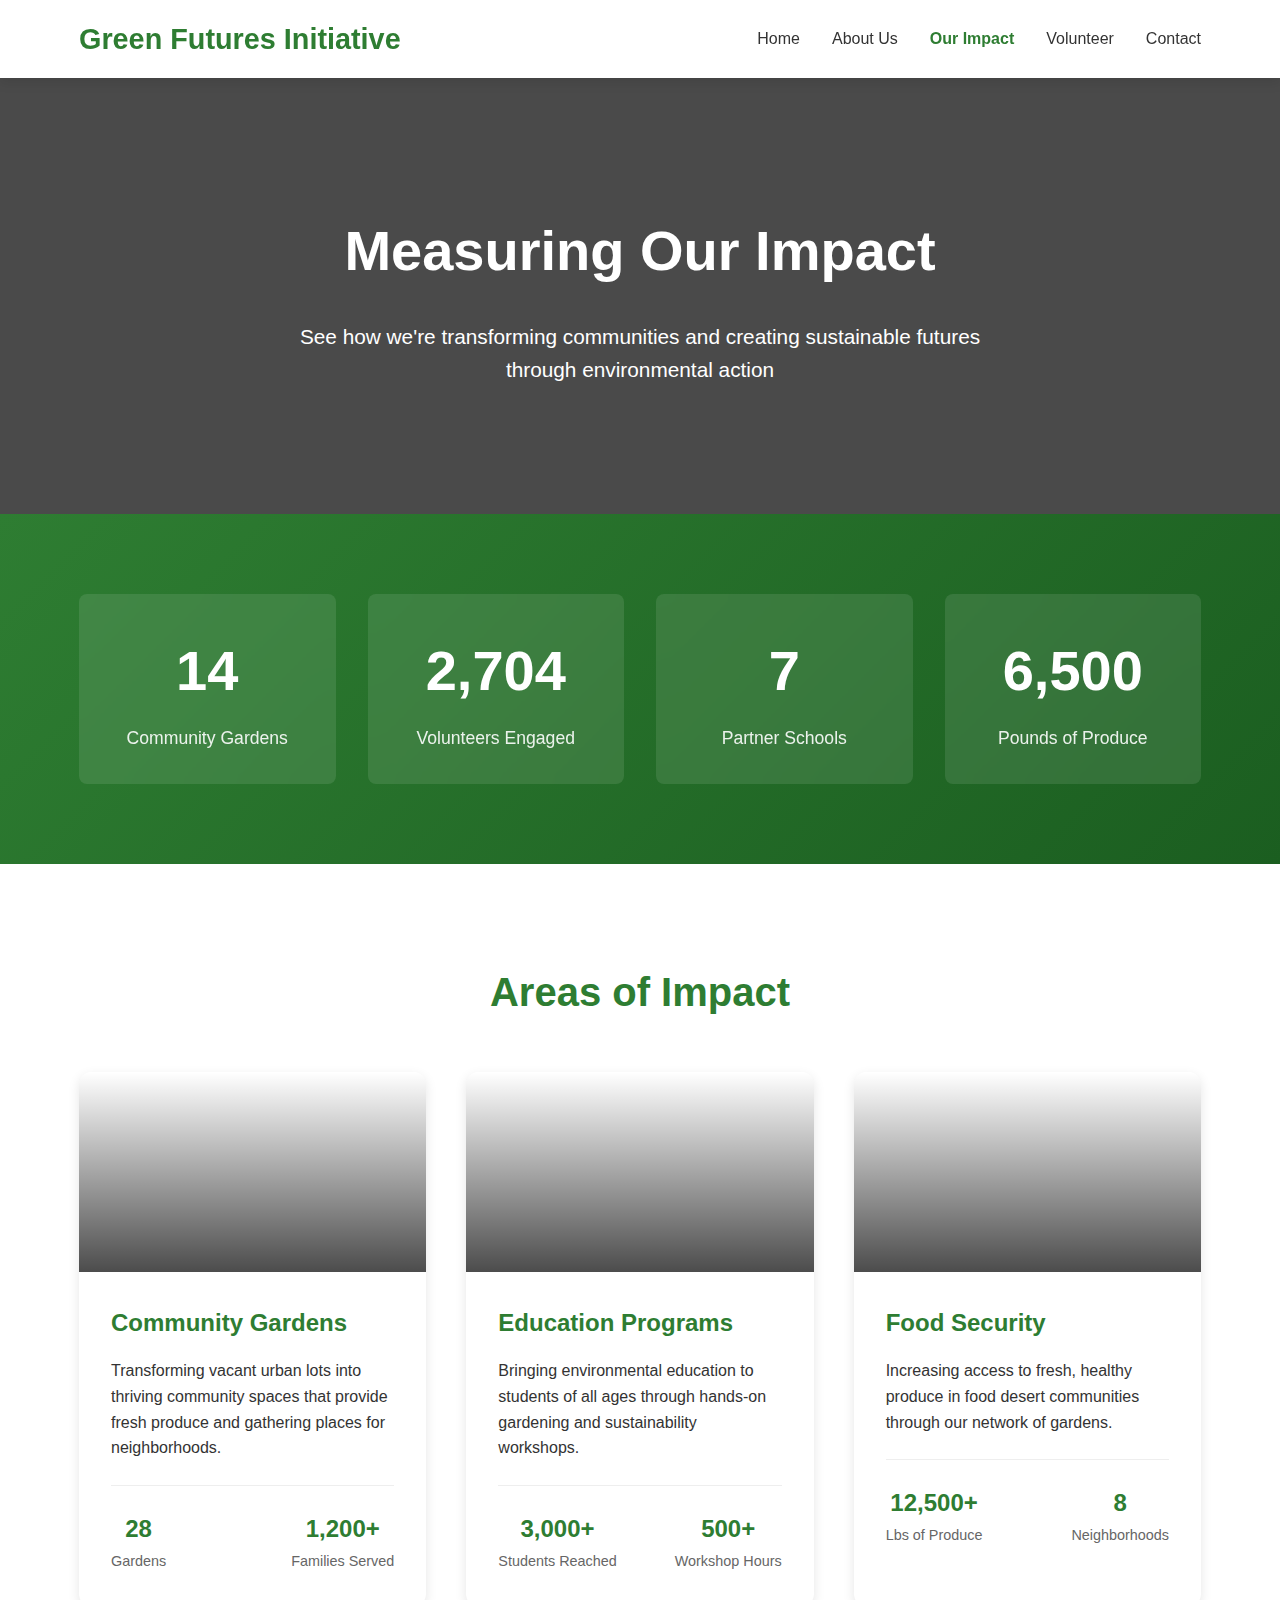
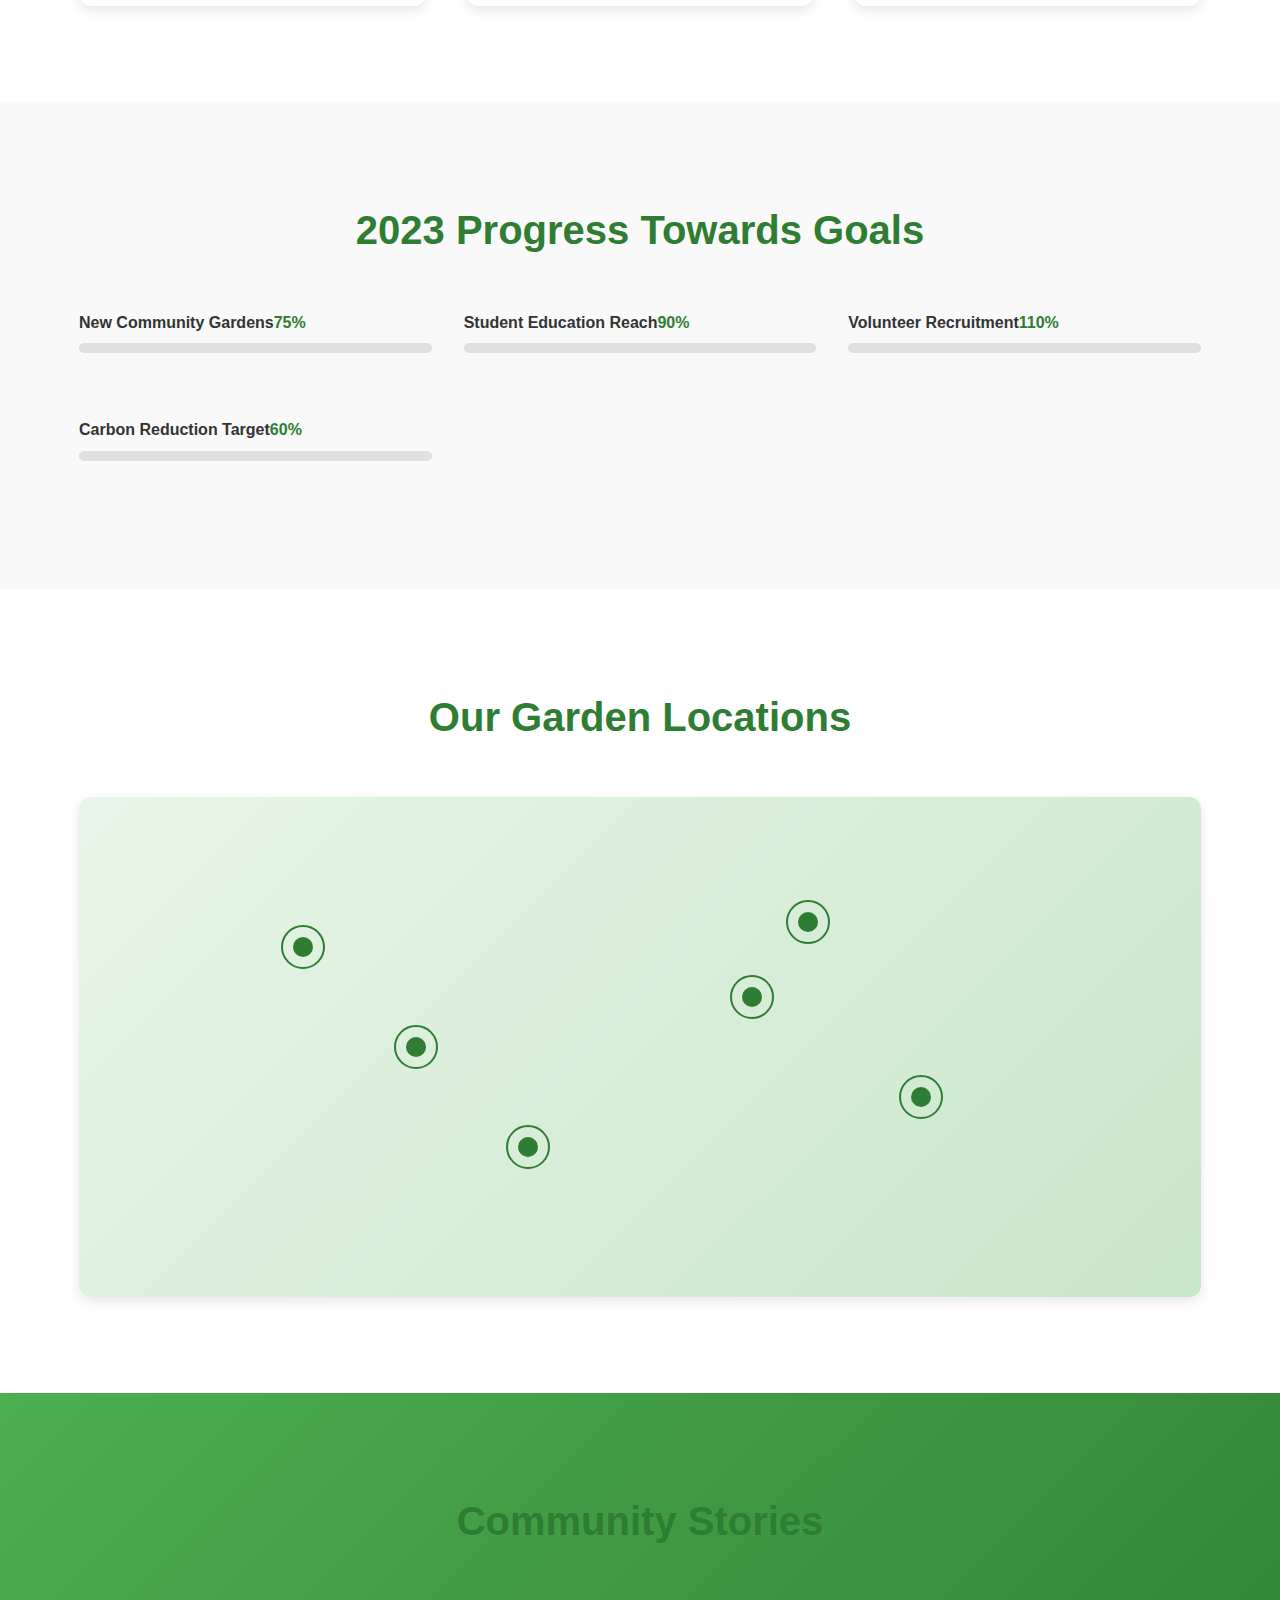
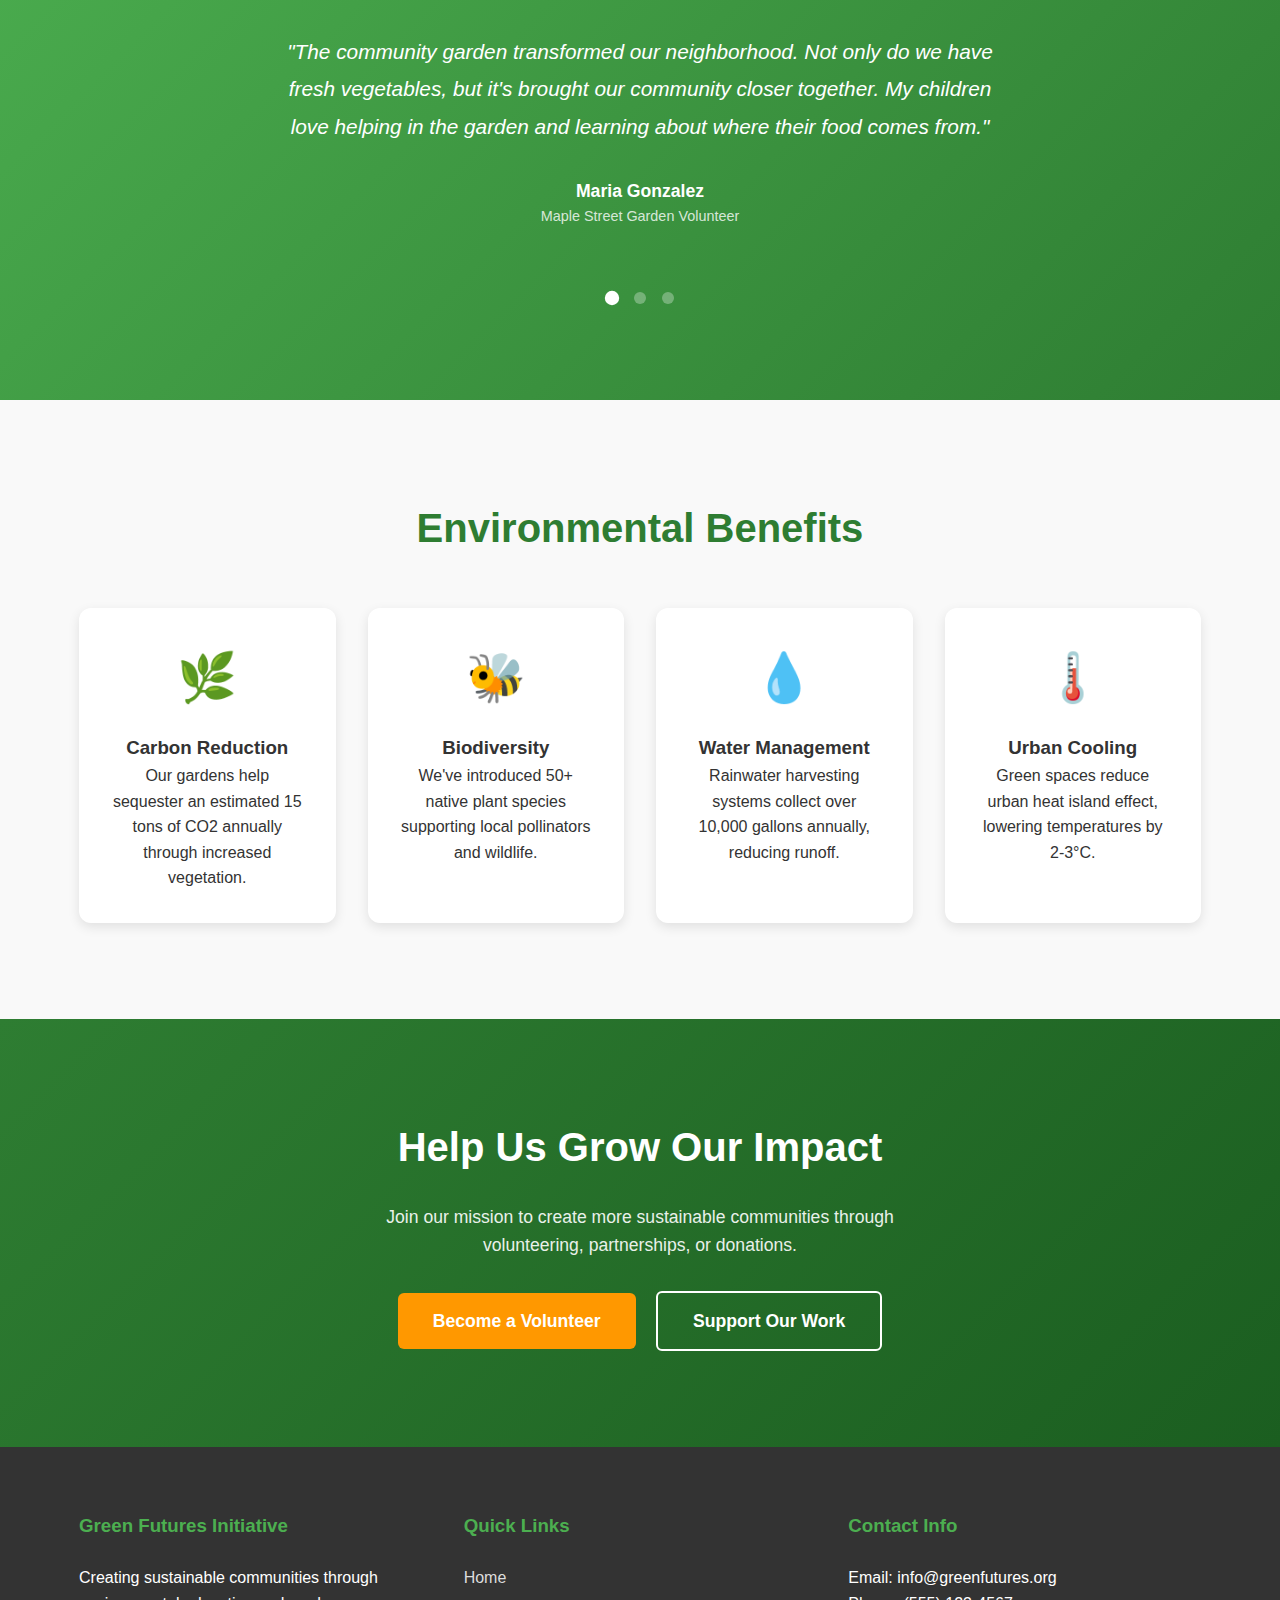
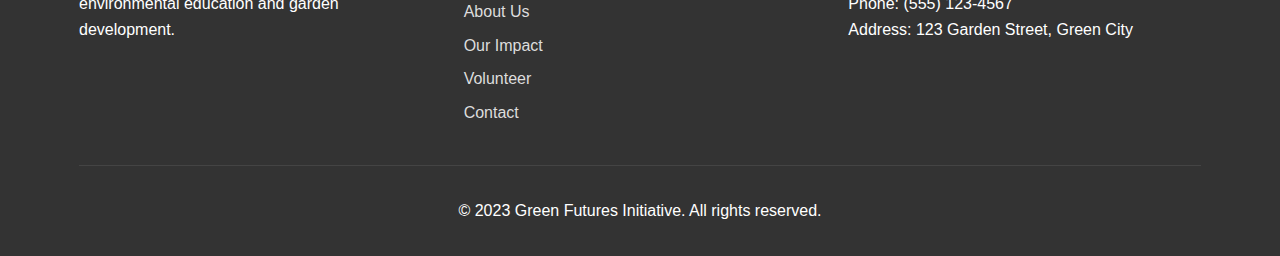
<file: impact.html>
<!DOCTYPE html>
<html lang="en">
<head>
    <meta charset="UTF-8">
    <meta name="viewport" content="width=device-width, initial-scale=1.0">
    <title>Our Impact | Green Futures Initiative</title>
    <style>
        /* Base Styles */
        * {
            margin: 0;
            padding: 0;
            box-sizing: border-box;
            font-family: 'Segoe UI', Tahoma, Geneva, Verdana, sans-serif;
        }
        
        :root {
            --primary: #2e7d32;
            --primary-dark: #1b5e20;
            --primary-light: #4caf50;
            --secondary: #ff9800;
            --accent: #8bc34a;
            --text-dark: #333;
            --text-light: #666;
            --background: #f9f9f9;
            --white: #ffffff;
            --shadow: 0 4px 12px rgba(0,0,0,0.1);
            --transition: all 0.3s ease;
        }
        
        body {
            background-color: var(--background);
            color: var(--text-dark);
            line-height: 1.6;
            overflow-x: hidden;
        }
        
        .container {
            width: 90%;
            max-width: 1200px;
            margin: 0 auto;
            padding: 0 15px;
        }
        
        /* Header & Navigation */
        header {
            background-color: var(--white);
            box-shadow: var(--shadow);
            position: sticky;
            top: 0;
            z-index: 100;
        }
        
        nav {
            display: flex;
            justify-content: space-between;
            align-items: center;
            padding: 1rem 0;
        }
        
        .logo h1 {
            color: var(--primary);
            font-size: 1.8rem;
        }
        
        .nav-links {
            display: flex;
            list-style: none;
        }
        
        .nav-links li {
            margin-left: 2rem;
        }
        
        .nav-links a {
            text-decoration: none;
            color: var(--text-dark);
            font-weight: 500;
            transition: var(--transition);
        }
        
        .nav-links a:hover {
            color: var(--primary);
        }
        
        .nav-links a.active {
            color: var(--primary);
            font-weight: 600;
        }
        
        /* Hero Section */
        .impact-hero {
            background: linear-gradient(rgba(0,0,0,0.7), rgba(0,0,0,0.7)), url('https://images.unsplash.com/photo-1464226184884-fa280b87c399?ixlib=rb-4.0.3&auto=format&fit=crop&w=1200&q=80');
            background-size: cover;
            background-position: center;
            color: var(--white);
            padding: 8rem 0;
            text-align: center;
            position: relative;
        }
        
        .impact-hero-content h1 {
            font-size: 3.5rem;
            margin-bottom: 1.5rem;
            animation: fadeInUp 1s ease;
        }
        
        .impact-hero-content p {
            font-size: 1.3rem;
            max-width: 700px;
            margin: 0 auto;
            animation: fadeInUp 1s ease 0.2s both;
        }
        
        /* Stats Overview */
        .stats-overview {
            padding: 5rem 0;
            background: linear-gradient(135deg, var(--primary), var(--primary-dark));
            color: var(--white);
        }
        
        .stats-grid {
            display: grid;
            grid-template-columns: repeat(auto-fit, minmax(200px, 1fr));
            gap: 2rem;
        }
        
        .stat-card {
            text-align: center;
            padding: 2rem;
            border-radius: 8px;
            background: rgba(255,255,255,0.1);
            backdrop-filter: blur(10px);
            transition: var(--transition);
        }
        
        .stat-card:hover {
            transform: translateY(-10px);
            background: rgba(255,255,255,0.15);
        }
        
        .stat-number {
            font-size: 3.5rem;
            font-weight: 700;
            margin-bottom: 0.5rem;
            display: block;
        }
        
        .stat-label {
            font-size: 1.1rem;
            opacity: 0.9;
        }
        
        /* Impact Areas */
        .impact-areas {
            padding: 6rem 0;
            background-color: var(--white);
        }
        
        .section-title {
            text-align: center;
            font-size: 2.5rem;
            color: var(--primary);
            margin-bottom: 3rem;
        }
        
        .areas-grid {
            display: grid;
            grid-template-columns: repeat(auto-fit, minmax(300px, 1fr));
            gap: 2.5rem;
        }
        
        .area-card {
            background: var(--white);
            border-radius: 12px;
            overflow: hidden;
            box-shadow: var(--shadow);
            transition: var(--transition);
            position: relative;
        }
        
        .area-card:hover {
            transform: translateY(-8px);
            box-shadow: 0 12px 25px rgba(0,0,0,0.15);
        }
        
        .area-icon {
            height: 200px;
            background-size: cover;
            background-position: center;
            position: relative;
        }
        
        .area-icon::after {
            content: '';
            position: absolute;
            top: 0;
            left: 0;
            right: 0;
            bottom: 0;
            background: linear-gradient(to bottom, transparent, rgba(0,0,0,0.7));
        }
        
        .area-content {
            padding: 2rem;
            position: relative;
        }
        
        .area-content h3 {
            color: var(--primary);
            font-size: 1.5rem;
            margin-bottom: 1rem;
        }
        
        .area-stats {
            display: flex;
            justify-content: space-between;
            margin-top: 1.5rem;
            padding-top: 1.5rem;
            border-top: 1px solid #eee;
        }
        
        .mini-stat {
            text-align: center;
        }
        
        .mini-stat .number {
            display: block;
            font-size: 1.5rem;
            font-weight: 700;
            color: var(--primary);
        }
        
        .mini-stat .label {
            font-size: 0.9rem;
            color: var(--text-light);
        }
        
        /* Progress Bars */
        .progress-section {
            padding: 6rem 0;
            background-color: var(--background);
        }
        
        .progress-grid {
            display: grid;
            grid-template-columns: repeat(auto-fit, minmax(300px, 1fr));
            gap: 2rem;
        }
        
        .progress-item {
            margin-bottom: 2rem;
        }
        
        .progress-header {
            display: flex;
            justify-content: between;
            margin-bottom: 0.5rem;
        }
        
        .progress-label {
            font-weight: 600;
            color: var(--text-dark);
        }
        
        .progress-percentage {
            font-weight: 700;
            color: var(--primary);
        }
        
        .progress-bar {
            height: 10px;
            background-color: #e0e0e0;
            border-radius: 5px;
            overflow: hidden;
        }
        
        .progress-fill {
            height: 100%;
            background: linear-gradient(90deg, var(--primary-light), var(--primary));
            border-radius: 5px;
            width: 0%;
            transition: width 2s ease-in-out;
        }
        
        /* Interactive Map */
        .impact-map {
            padding: 6rem 0;
            background-color: var(--white);
        }
        
        .map-container {
            position: relative;
            height: 500px;
            background: linear-gradient(135deg, #e8f5e8, #c8e6c9);
            border-radius: 12px;
            overflow: hidden;
            box-shadow: var(--shadow);
        }
        
        .map-point {
            position: absolute;
            width: 20px;
            height: 20px;
            background-color: var(--primary);
            border-radius: 50%;
            transform: translate(-50%, -50%);
            cursor: pointer;
            transition: var(--transition);
        }
        
        .map-point:hover {
            transform: translate(-50%, -50%) scale(1.5);
            background-color: var(--secondary);
        }
        
        .map-point::after {
            content: '';
            position: absolute;
            width: 40px;
            height: 40px;
            border: 2px solid var(--primary);
            border-radius: 50%;
            top: 50%;
            left: 50%;
            transform: translate(-50%, -50%);
            animation: pulse 2s infinite;
        }
        
        .map-tooltip {
            position: absolute;
            background: var(--white);
            padding: 1rem;
            border-radius: 8px;
            box-shadow: var(--shadow);
            opacity: 0;
            transition: var(--transition);
            pointer-events: none;
            z-index: 10;
        }
        
        /* Testimonials */
        .testimonials {
            padding: 6rem 0;
            background: linear-gradient(135deg, var(--primary-light), var(--primary));
            color: var(--white);
        }
        
        .testimonial-slider {
            max-width: 800px;
            margin: 0 auto;
            position: relative;
        }
        
        .testimonial-slide {
            text-align: center;
            padding: 2rem;
            display: none;
        }
        
        .testimonial-slide.active {
            display: block;
            animation: fadeIn 1s ease;
        }
        
        .testimonial-text {
            font-size: 1.3rem;
            font-style: italic;
            margin-bottom: 2rem;
            line-height: 1.8;
        }
        
        .testimonial-author {
            font-weight: 600;
            font-size: 1.1rem;
        }
        
        .testimonial-role {
            color: rgba(255,255,255,0.8);
            font-size: 0.9rem;
        }
        
        .slider-nav {
            display: flex;
            justify-content: center;
            margin-top: 2rem;
            gap: 1rem;
        }
        
        .slider-dot {
            width: 12px;
            height: 12px;
            border-radius: 50%;
            background: rgba(255,255,255,0.3);
            cursor: pointer;
            transition: var(--transition);
        }
        
        .slider-dot.active {
            background: var(--white);
            transform: scale(1.2);
        }
        
        /* Environmental Impact */
        .environmental-impact {
            padding: 6rem 0;
            background-color: var(--background);
        }
        
        .impact-cards {
            display: grid;
            grid-template-columns: repeat(auto-fit, minmax(250px, 1fr));
            gap: 2rem;
        }
        
        .impact-card {
            background: var(--white);
            padding: 2rem;
            border-radius: 12px;
            text-align: center;
            box-shadow: var(--shadow);
            transition: var(--transition);
        }
        
        .impact-card:hover {
            transform: translateY(-5px);
        }
        
        .impact-icon {
            font-size: 3rem;
            margin-bottom: 1rem;
        }
        
        /* CTA Section */
        .cta {
            padding: 6rem 0;
            background: linear-gradient(135deg, var(--primary), var(--primary-dark));
            color: var(--white);
            text-align: center;
        }
        
        .cta h2 {
            font-size: 2.5rem;
            margin-bottom: 1.5rem;
        }
        
        .cta p {
            max-width: 600px;
            margin: 0 auto 2rem;
            font-size: 1.1rem;
            opacity: 0.9;
        }
        
        .btn {
            display: inline-block;
            padding: 14px 35px;
            background-color: var(--secondary);
            color: var(--white);
            text-decoration: none;
            border-radius: 6px;
            font-weight: 600;
            transition: var(--transition);
            border: none;
            cursor: pointer;
            font-size: 1.1rem;
        }
        
        .btn:hover {
            background-color: #f57c00;
            transform: translateY(-3px);
            box-shadow: 0 10px 20px rgba(0,0,0,0.2);
        }
        
        .btn-secondary {
            background-color: transparent;
            border: 2px solid var(--white);
            color: var(--white);
            margin-left: 1rem;
        }
        
        .btn-secondary:hover {
            background-color: var(--white);
            color: var(--primary);
        }
        
        /* Footer */
        footer {
            background-color: var(--text-dark);
            color: var(--white);
            padding: 4rem 0 2rem;
        }
        
        .footer-content {
            display: grid;
            grid-template-columns: repeat(auto-fit, minmax(200px, 1fr));
            gap: 2rem;
            margin-bottom: 2rem;
        }
        
        .footer-section h3 {
            margin-bottom: 1.5rem;
            color: var(--primary-light);
        }
        
        .footer-section ul {
            list-style: none;
        }
        
        .footer-section ul li {
            margin-bottom: 0.5rem;
        }
        
        .footer-section a {
            color: #ddd;
            text-decoration: none;
            transition: var(--transition);
        }
        
        .footer-section a:hover {
            color: var(--primary-light);
        }
        
        .footer-bottom {
            text-align: center;
            padding-top: 2rem;
            border-top: 1px solid #444;
        }
        
        /* Animations */
        @keyframes fadeInUp {
            from {
                opacity: 0;
                transform: translateY(30px);
            }
            to {
                opacity: 1;
                transform: translateY(0);
            }
        }
        
        @keyframes fadeIn {
            from { opacity: 0; }
            to { opacity: 1; }
        }
        
        @keyframes pulse {
            0% {
                transform: translate(-50%, -50%) scale(1);
                opacity: 1;
            }
            100% {
                transform: translate(-50%, -50%) scale(2);
                opacity: 0;
            }
        }
        
        /* Responsive Design */
        @media (max-width: 768px) {
            .nav-links {
                display: none;
            }
            
            .impact-hero-content h1 {
                font-size: 2.5rem;
            }
            
            .stat-number {
                font-size: 2.5rem;
            }
            
            .btn-secondary {
                margin-left: 0;
                margin-top: 1rem;
                display: block;
            }
            
            .map-container {
                height: 300px;
            }
        }
    </style>
</head>
<body>
    <!-- Header & Navigation -->
    <header>
        <div class="container">
            <nav>
                <div class="logo">
                    <h1>Green Futures Initiative</h1>
                </div>
                <ul class="nav-links">
                    <li><a href="index.html">Home</a></li>
                    <li><a href="about.html">About Us</a></li>
                    <li><a href="impact.html" class="active">Our Impact</a></li>
                    <li><a href="volunteer.html">Volunteer</a></li>
                    <li><a href="contact.html">Contact</a></li>
                </ul>
            </nav>
        </div>
    </header>

    <!-- Hero Section -->
    <section class="impact-hero">
        <div class="container">
            <div class="impact-hero-content">
                <h1>Measuring Our Impact</h1>
                <p>See how we're transforming communities and creating sustainable futures through environmental action</p>
            </div>
        </div>
    </section>

    <!-- Stats Overview -->
    <section class="stats-overview">
        <div class="container">
            <div class="stats-grid">
                <div class="stat-card">
                    <span class="stat-number" data-target="28">0</span>
                    <span class="stat-label">Community Gardens</span>
                </div>
                <div class="stat-card">
                    <span class="stat-number" data-target="5200">0</span>
                    <span class="stat-label">Volunteers Engaged</span>
                </div>
                <div class="stat-card">
                    <span class="stat-number" data-target="15">0</span>
                    <span class="stat-label">Partner Schools</span>
                </div>
                <div class="stat-card">
                    <span class="stat-number" data-target="12500">0</span>
                    <span class="stat-label">Pounds of Produce</span>
                </div>
            </div>
        </div>
    </section>

    <!-- Impact Areas -->
    <section class="impact-areas">
        <div class="container">
            <h2 class="section-title">Areas of Impact</h2>
            <div class="areas-grid">
                <div class="area-card">
                    <div class="area-icon" style="background-image: url('https://images.unsplash.com/photo-1416879595882-3373a0480b5b?ixlib=rb-4.0.3&auto=format&fit=crop&w=600&q=80')"></div>
                    <div class="area-content">
                        <h3>Community Gardens</h3>
                        <p>Transforming vacant urban lots into thriving community spaces that provide fresh produce and gathering places for neighborhoods.</p>
                        <div class="area-stats">
                            <div class="mini-stat">
                                <span class="number">28</span>
                                <span class="label">Gardens</span>
                            </div>
                            <div class="mini-stat">
                                <span class="number">1,200+</span>
                                <span class="label">Families Served</span>
                            </div>
                        </div>
                    </div>
                </div>
                
                <div class="area-card">
                    <div class="area-icon" style="background-image: url('https://images.unsplash.com/photo-1503676260728-1c00da094a0b?ixlib=rb-4.0.3&auto=format&fit=crop&w=600&q=80')"></div>
                    <div class="area-content">
                        <h3>Education Programs</h3>
                        <p>Bringing environmental education to students of all ages through hands-on gardening and sustainability workshops.</p>
                        <div class="area-stats">
                            <div class="mini-stat">
                                <span class="number">3,000+</span>
                                <span class="label">Students Reached</span>
                            </div>
                            <div class="mini-stat">
                                <span class="number">500+</span>
                                <span class="label">Workshop Hours</span>
                            </div>
                        </div>
                    </div>
                </div>
                
                <div class="area-card">
                    <div class="area-icon" style="background-image: url('https://images.unsplash.com/photo-1559027615-cfa462850979?ixlib=rb-4.0.3&auto=format&fit=crop&w=600&q=80')"></div>
                    <div class="area-content">
                        <h3>Food Security</h3>
                        <p>Increasing access to fresh, healthy produce in food desert communities through our network of gardens.</p>
                        <div class="area-stats">
                            <div class="mini-stat">
                                <span class="number">12,500+</span>
                                <span class="label">Lbs of Produce</span>
                            </div>
                            <div class="mini-stat">
                                <span class="number">8</span>
                                <span class="label">Neighborhoods</span>
                            </div>
                        </div>
                    </div>
                </div>
            </div>
        </div>
    </section>

    <!-- Progress Section -->
    <section class="progress-section">
        <div class="container">
            <h2 class="section-title">2023 Progress Towards Goals</h2>
            <div class="progress-grid">
                <div class="progress-item">
                    <div class="progress-header">
                        <span class="progress-label">New Community Gardens</span>
                        <span class="progress-percentage">75%</span>
                    </div>
                    <div class="progress-bar">
                        <div class="progress-fill" data-width="75"></div>
                    </div>
                </div>
                
                <div class="progress-item">
                    <div class="progress-header">
                        <span class="progress-label">Student Education Reach</span>
                        <span class="progress-percentage">90%</span>
                    </div>
                    <div class="progress-bar">
                        <div class="progress-fill" data-width="90"></div>
                    </div>
                </div>
                
                <div class="progress-item">
                    <div class="progress-header">
                        <span class="progress-label">Volunteer Recruitment</span>
                        <span class="progress-percentage">110%</span>
                    </div>
                    <div class="progress-bar">
                        <div class="progress-fill" data-width="100"></div>
                    </div>
                </div>
                
                <div class="progress-item">
                    <div class="progress-header">
                        <span class="progress-label">Carbon Reduction Target</span>
                        <span class="progress-percentage">60%</span>
                    </div>
                    <div class="progress-bar">
                        <div class="progress-fill" data-width="60"></div>
                    </div>
                </div>
            </div>
        </div>
    </section>

    <!-- Interactive Map -->
    <section class="impact-map">
        <div class="container">
            <h2 class="section-title">Our Garden Locations</h2>
            <div class="map-container" id="impactMap">
                <!-- Map points will be added dynamically -->
                <div class="map-tooltip" id="mapTooltip"></div>
            </div>
        </div>
    </section>

    <!-- Testimonials -->
    <section class="testimonials">
        <div class="container">
            <h2 class="section-title">Community Stories</h2>
            <div class="testimonial-slider">
                <div class="testimonial-slide active">
                    <p class="testimonial-text">"The community garden transformed our neighborhood. Not only do we have fresh vegetables, but it's brought our community closer together. My children love helping in the garden and learning about where their food comes from."</p>
                    <p class="testimonial-author">Maria Gonzalez</p>
                    <p class="testimonial-role">Maple Street Garden Volunteer</p>
                </div>
                
                <div class="testimonial-slide">
                    <p class="testimonial-text">"As a teacher, I've seen firsthand how the school garden program engages students in ways the classroom can't. They're excited to learn about science, nutrition, and sustainability when they can get their hands dirty."</p>
                    <p class="testimonial-author">James Wilson</p>
                    <p class="testimonial-role">Jefferson Elementary Teacher</p>
                </div>
                
                <div class="testimonial-slide">
                    <p class="testimonial-text">"Before the garden came to our neighborhood, it was hard to find fresh produce. Now we have access to healthy food and the knowledge to grow our own. This program has been life-changing for my family."</p>
                    <p class="testimonial-author">Robert Chen</p>
                    <p class="testimonial-role">Community Member</p>
                </div>
                
                <div class="slider-nav">
                    <div class="slider-dot active" data-slide="0"></div>
                    <div class="slider-dot" data-slide="1"></div>
                    <div class="slider-dot" data-slide="2"></div>
                </div>
            </div>
        </div>
    </section>

    <!-- Environmental Impact -->
    <section class="environmental-impact">
        <div class="container">
            <h2 class="section-title">Environmental Benefits</h2>
            <div class="impact-cards">
                <div class="impact-card">
                    <div class="impact-icon">🌿</div>
                    <h3>Carbon Reduction</h3>
                    <p>Our gardens help sequester an estimated 15 tons of CO2 annually through increased vegetation.</p>
                </div>
                
                <div class="impact-card">
                    <div class="impact-icon">🐝</div>
                    <h3>Biodiversity</h3>
                    <p>We've introduced 50+ native plant species supporting local pollinators and wildlife.</p>
                </div>
                
                <div class="impact-card">
                    <div class="impact-icon">💧</div>
                    <h3>Water Management</h3>
                    <p>Rainwater harvesting systems collect over 10,000 gallons annually, reducing runoff.</p>
                </div>
                
                <div class="impact-card">
                    <div class="impact-icon">🌡️</div>
                    <h3>Urban Cooling</h3>
                    <p>Green spaces reduce urban heat island effect, lowering temperatures by 2-3°C.</p>
                </div>
            </div>
        </div>
    </section>

    <!-- CTA Section -->
    <section class="cta">
        <div class="container">
            <h2>Help Us Grow Our Impact</h2>
            <p>Join our mission to create more sustainable communities through volunteering, partnerships, or donations.</p>
            <a href="volunteer.html" class="btn">Become a Volunteer</a>
            <a href="contact.html" class="btn btn-secondary">Support Our Work</a>
        </div>
    </section>

    <!-- Footer -->
    <footer>
        <div class="container">
            <div class="footer-content">
                <div class="footer-section">
                    <h3>Green Futures Initiative</h3>
                    <p>Creating sustainable communities through environmental education and garden development.</p>
                </div>
                <div class="footer-section">
                    <h3>Quick Links</h3>
                    <ul>
                        <li><a href="index.html">Home</a></li>
                        <li><a href="about.html">About Us</a></li>
                        <li><a href="impact.html">Our Impact</a></li>
                        <li><a href="volunteer.html">Volunteer</a></li>
                        <li><a href="contact.html">Contact</a></li>
                    </ul>
                </div>
                <div class="footer-section">
                    <h3>Contact Info</h3>
                    <p>Email: info@greenfutures.org</p>
                    <p>Phone: (555) 123-4567</p>
                    <p>Address: 123 Garden Street, Green City</p>
                </div>
            </div>
            <div class="footer-bottom">
                <p>&copy; 2023 Green Futures Initiative. All rights reserved.</p>
            </div>
        </div>
    </footer>

    <script>
        // Animated counter for statistics
        document.addEventListener('DOMContentLoaded', function() {
            // Stats counter animation
            const statNumbers = document.querySelectorAll('.stat-number');
            
            const observer = new IntersectionObserver(function(entries) {
                entries.forEach(entry => {
                    if (entry.isIntersecting) {
                        const stat = entry.target;
                        const target = parseInt(stat.getAttribute('data-target'));
                        let current = 0;
                        const increment = target / 50;
                        
                        const timer = setInterval(() => {
                            current += increment;
                            if (current >= target) {
                                stat.textContent = target.toLocaleString();
                                clearInterval(timer);
                            } else {
                                stat.textContent = Math.floor(current).toLocaleString();
                            }
                        }, 30);
                        
                        observer.unobserve(stat);
                    }
                });
            }, { threshold: 0.5 });
            
            statNumbers.forEach(stat => {
                observer.observe(stat);
            });
            
            // Progress bar animation
            const progressBars = document.querySelectorAll('.progress-fill');
            
            const progressObserver = new IntersectionObserver(function(entries) {
                entries.forEach(entry => {
                    if (entry.isIntersecting) {
                        const bar = entry.target;
                        const width = bar.getAttribute('data-width');
                        setTimeout(() => {
                            bar.style.width = width + '%';
                        }, 300);
                        progressObserver.unobserve(bar);
                    }
                });
            }, { threshold: 0.5 });
            
            progressBars.forEach(bar => {
                progressObserver.observe(bar);
            });
            
            // Interactive map
            const mapContainer = document.getElementById('impactMap');
            const tooltip = document.getElementById('mapTooltip');
            
            // Garden locations data
            const gardenLocations = [
                { x: 20, y: 30, name: "Maple Street Garden", produce: "2,800 lbs", volunteers: 240 },
                { x: 60, y: 40, name: "Jefferson Elementary", produce: "1,200 lbs", volunteers: 180 },
                { x: 40, y: 70, name: "Riverside Community", produce: "3,500 lbs", volunteers: 320 },
                { x: 75, y: 60, name: "Northside Gardens", produce: "2,100 lbs", volunteers: 190 },
                { x: 30, y: 50, name: "Central Park Plot", produce: "1,800 lbs", volunteers: 210 },
                { x: 65, y: 25, name: "West End Collective", produce: "1,500 lbs", volunteers: 160 }
            ];
            
            // Create map points
            gardenLocations.forEach(location => {
                const point = document.createElement('div');
                point.className = 'map-point';
                point.style.left = `${location.x}%`;
                point.style.top = `${location.y}%`;
                point.setAttribute('data-name', location.name);
                point.setAttribute('data-produce', location.produce);
                point.setAttribute('data-volunteers', location.volunteers);
                
                point.addEventListener('mouseenter', function(e) {
                    const rect = this.getBoundingClientRect();
                    tooltip.innerHTML = `
                        <strong>${this.getAttribute('data-name')}</strong><br>
                        Produce: ${this.getAttribute('data-produce')}<br>
                        Volunteers: ${this.getAttribute('data-volunteers')}
                    `;
                    tooltip.style.left = `${rect.left + window.scrollX}px`;
                    tooltip.style.top = `${rect.top + window.scrollY - 100}px`;
                    tooltip.style.opacity = '1';
                });
                
                point.addEventListener('mouseleave', function() {
                    tooltip.style.opacity = '0';
                });
                
                mapContainer.appendChild(point);
            });
            
            // Testimonial slider
            const slides = document.querySelectorAll('.testimonial-slide');
            const dots = document.querySelectorAll('.slider-dot');
            let currentSlide = 0;
            
            function showSlide(n) {
                slides.forEach(slide => slide.classList.remove('active'));
                dots.forEach(dot => dot.classList.remove('active'));
                
                currentSlide = n;
                if (currentSlide >= slides.length) currentSlide = 0;
                if (currentSlide < 0) currentSlide = slides.length - 1;
                
                slides[currentSlide].classList.add('active');
                dots[currentSlide].classList.add('active');
            }
            
            dots.forEach((dot, index) => {
                dot.addEventListener('click', () => {
                    showSlide(index);
                });
            });
            
            // Auto-advance slides
            setInterval(() => {
                showSlide(currentSlide + 1);
            }, 5000);
        });
    </script>
</body>
</html>
</file>
<file: css/style.css>
/* Reset and Base Styles */
* {
    margin: 0;
    padding: 0;
    box-sizing: border-box;
}

body {
    font-family: 'Segoe UI', Tahoma, Geneva, Verdana, sans-serif;
    line-height: 1.6;
    color: #333;
    background-color: #f8f9fa;
}

.container {
    max-width: 1200px;
    margin: 0 auto;
    padding: 0 20px;
}

/* Navigation */
header {
    background-color: #2E8B57;
    box-shadow: 0 2px 5px rgba(0,0,0,0.1);
}

nav {
    display: flex;
    justify-content: space-between;
    align-items: center;
    padding: 1rem 2rem;
    max-width: 1200px;
    margin: 0 auto;
}

.logo h2 {
    color: white;
    font-size: 1.5rem;
}

.nav-links {
    display: flex;
    list-style: none;
    gap: 2rem;
}

.nav-links a {
    color: white;
    text-decoration: none;
    font-weight: 500;
    transition: color 0.3s ease;
}

.nav-links a:hover {
    color: #c8e6c9;
}

/* Hero Section */
.hero {
    background: linear-gradient(135deg, #2E8B57 0%, #3CB371 100%);
    color: white;
    padding: 6rem 2rem;
    text-align: center;
}

.hero-content h1 {
    font-size: 3rem;
    margin-bottom: 1rem;
    font-weight: 700;
}

.hero-content p {
    font-size: 1.2rem;
    margin-bottom: 2rem;
    max-width: 600px;
    margin-left: auto;
    margin-right: auto;
}

.hero-buttons {
    display: flex;
    gap: 1rem;
    justify-content: center;
    flex-wrap: wrap;
}

/* Buttons */
.btn {
    display: inline-block;
    padding: 12px 30px;
    border: none;
    border-radius: 5px;
    text-decoration: none;
    font-weight: 600;
    transition: all 0.3s ease;
    cursor: pointer;
}

.btn-primary {
    background-color: #FF6B35;
    color: white;
}

.btn-primary:hover {
    background-color: #e55a2b;
    transform: translateY(-2px);
}

.btn-secondary {
    background-color: transparent;
    color: white;
    border: 2px solid white;
}

.btn-secondary:hover {
    background-color: white;
    color: #2E8B57;
}

.btn-large {
    padding: 15px 40px;
    font-size: 1.1rem;
}

/* Mission Section */
.mission {
    padding: 4rem 2rem;
    text-align: center;
    background-color: white;
}

.mission h2 {
    color: #2E8B57;
    margin-bottom: 1rem;
    font-size: 2.5rem;
}

.mission p {
    font-size: 1.1rem;
    max-width: 800px;
    margin: 0 auto;
    color: #666;
}

/* Stats Section */
.stats {
    padding: 4rem 2rem;
    background-color: #f8f9fa;
    text-align: center;
}

.stats h2 {
    color: #2E8B57;
    margin-bottom: 3rem;
    font-size: 2.5rem;
}

.stats-grid {
    display: grid;
    grid-template-columns: repeat(auto-fit, minmax(200px, 1fr));
    gap: 2rem;
    max-width: 1000px;
    margin: 0 auto;
}

.stat-item h3 {
    font-size: 3rem;
    color: #2E8B57;
    margin-bottom: 0.5rem;
}

.stat-item p {
    color: #666;
    font-weight: 500;
}

/* CTA Section */
.cta {
    padding: 5rem 2rem;
    background: linear-gradient(135deg, #3CB371 0%, #2E8B57 100%);
    color: white;
    text-align: center;
}

.cta h2 {
    font-size: 2.5rem;
    margin-bottom: 1rem;
}

.cta p {
    font-size: 1.2rem;
    margin-bottom: 2rem;
}

/* Page Header */
.page-header {
    background: linear-gradient(135deg, #2E8B57 0%, #3CB371 100%);
    color: white;
    padding: 4rem 2rem;
    text-align: center;
}

.page-header h1 {
    font-size: 3rem;
    margin-bottom: 1rem;
}

.page-header p {
    font-size: 1.2rem;
    opacity: 0.9;
}

/* Content Sections */
.our-story, .mission-vision, .team {
    padding: 4rem 2rem;
}

.our-story {
    background-color: white;
}

.mission-vision {
    background-color: #f8f9fa;
}

.team {
    background-color: white;
}

.our-story h2, .team h2 {
    color: #2E8B57;
    text-align: center;
    margin-bottom: 2rem;
    font-size: 2.5rem;
}

.our-story p {
    margin-bottom: 1.5rem;
    font-size: 1.1rem;
    line-height: 1.8;
    max-width: 800px;
    margin-left: auto;
    margin-right: auto;
}

/* Mission Vision Grid */
.mv-grid {
    display: grid;
    grid-template-columns: repeat(auto-fit, minmax(300px, 1fr));
    gap: 3rem;
    max-width: 1000px;
    margin: 0 auto;
}

.mv-item {
    background: white;
    padding: 2rem;
    border-radius: 10px;
    box-shadow: 0 5px 15px rgba(0,0,0,0.1);
    text-align: center;
}

.mv-item h3 {
    color: #2E8B57;
    margin-bottom: 1rem;
    font-size: 1.5rem;
}

/* Team Grid */
.team-grid {
    display: grid;
    grid-template-columns: repeat(auto-fit, minmax(250px, 1fr));
    gap: 2rem;
    max-width: 1000px;
    margin: 0 auto;
}

.team-member {
    background: #f8f9fa;
    padding: 2rem;
    border-radius: 10px;
    text-align: center;
    border-left: 4px solid #2E8B57;
}

.team-member h4 {
    color: #2E8B57;
    margin-bottom: 0.5rem;
    font-size: 1.3rem;
}

.role {
    color: #FF6B35;
    font-weight: 600;
    margin-bottom: 1rem;
}

/* Footer */
footer {
    background-color: #333;
    color: white;
    text-align: center;
    padding: 2rem;
}

/* Responsive Design */
@media (max-width: 768px) {
    nav {
        flex-direction: column;
        gap: 1rem;
    }
    
    .nav-links {
        gap: 1rem;
    }
    
    .hero-content h1 {
        font-size: 2rem;
    }
    
    .hero-buttons {
        flex-direction: column;
        align-items: center;
    }
    
    .btn {
        width: 200px;
        text-align: center;
    }
}
/* Impact Page Styles */
.impact-stories {
    padding: 4rem 2rem;
    background-color: white;
}

.impact-stories h2 {
    color: #2E8B57;
    text-align: center;
    margin-bottom: 3rem;
    font-size: 2.5rem;
}

.stories-grid {
    display: grid;
    grid-template-columns: repeat(auto-fit, minmax(350px, 1fr));
    gap: 2rem;
    max-width: 1200px;
    margin: 0 auto;
}

.story-card {
    background: #f8f9fa;
    padding: 2rem;
    border-radius: 10px;
    border-left: 4px solid #2E8B57;
    transition: transform 0.3s ease;
}

.story-card:hover {
    transform: translateY(-5px);
}

.story-card h3 {
    color: #2E8B57;
    margin-bottom: 0.5rem;
}

.location {
    color: #FF6B35;
    font-weight: 600;
    margin-bottom: 1rem;
    font-style: italic;
}

.impact-stats {
    margin-top: 1.5rem;
    display: flex;
    flex-direction: column;
    gap: 0.5rem;
}

.impact-stats span {
    background: white;
    padding: 0.5rem;
    border-radius: 5px;
    font-size: 0.9rem;
}

.impact-numbers {
    padding: 4rem 2rem;
    background: linear-gradient(135deg, #3CB371 0%, #2E8B57 100%);
    color: white;
}

.impact-numbers h2 {
    text-align: center;
    margin-bottom: 3rem;
    font-size: 2.5rem;
}

.numbers-grid {
    display: grid;
    grid-template-columns: repeat(auto-fit, minmax(200px, 1fr));
    gap: 2rem;
    max-width: 1000px;
    margin: 0 auto;
}

.number-item {
    text-align: center;
}

.number-item h3 {
    font-size: 3rem;
    margin-bottom: 0.5rem;
}

.testimonials {
    padding: 4rem 2rem;
    background-color: white;
}

.testimonials h2 {
    color: #2E8B57;
    text-align: center;
    margin-bottom: 3rem;
    font-size: 2.5rem;
}

.testimonial-grid {
    display: grid;
    grid-template-columns: repeat(auto-fit, minmax(400px, 1fr));
    gap: 2rem;
    max-width: 900px;
    margin: 0 auto;
}

.testimonial {
    background: #f8f9fa;
    padding: 2rem;
    border-radius: 10px;
    border-left: 4px solid #FF6B35;
}

.testimonial p {
    font-style: italic;
    margin-bottom: 1rem;
    line-height: 1.6;
}

.testimonial cite {
    color: #666;
    font-weight: 600;
}
/* Volunteer Page Styles */
.volunteer-info {
    padding: 4rem 2rem;
    background-color: white;
}

.info-grid {
    display: grid;
    grid-template-columns: 2fr 1fr;
    gap: 4rem;
    max-width: 1200px;
    margin: 0 auto;
}

.info-content h2 {
    color: #2E8B57;
    margin-bottom: 2rem;
    font-size: 2.2rem;
}

.info-content p {
    font-size: 1.1rem;
    margin-bottom: 2rem;
    line-height: 1.7;
}

.benefits-list {
    display: flex;
    flex-direction: column;
    gap: 1.5rem;
}

.benefit-item {
    padding: 1.5rem;
    background: #f8f9fa;
    border-radius: 8px;
    border-left: 4px solid #3CB371;
}

.benefit-item h3 {
    color: #2E8B57;
    margin-bottom: 0.5rem;
    font-size: 1.2rem;
}

.volunteer-options {
    background: #f8f9fa;
    padding: 2rem;
    border-radius: 10px;
    height: fit-content;
}

.volunteer-options h3 {
    color: #2E8B57;
    margin-bottom: 1.5rem;
    text-align: center;
}

.option-card {
    background: white;
    padding: 1.5rem;
    margin-bottom: 1rem;
    border-radius: 8px;
    border: 1px solid #e0e0e0;
}

.option-card h4 {
    color: #2E8B57;
    margin-bottom: 0.5rem;
}

.option-card ul {
    margin-top: 0.5rem;
    padding-left: 1.2rem;
}

.option-card li {
    margin-bottom: 0.3rem;
    color: #666;
}

.volunteer-form-section {
    padding: 4rem 2rem;
    background: linear-gradient(135deg, #f8f9fa 0%, #e9ecef 100%);
}

.volunteer-form-section h2 {
    color: #2E8B57;
    text-align: center;
    margin-bottom: 1rem;
    font-size: 2.5rem;
}

.volunteer-form-section p {
    text-align: center;
    margin-bottom: 3rem;
    color: #666;
}

.volunteer-form {
    max-width: 700px;
    margin: 0 auto;
    background: white;
    padding: 3rem;
    border-radius: 10px;
    box-shadow: 0 5px 15px rgba(0,0,0,0.1);
}

.form-group {
    margin-bottom: 1.5rem;
}

.form-group label {
    display: block;
    margin-bottom: 0.5rem;
    font-weight: 600;
    color: #333;
}

.form-group input,
.form-group select,
.form-group textarea {
    width: 100%;
    padding: 12px;
    border: 2px solid #e0e0e0;
    border-radius: 5px;
    font-size: 1rem;
    transition: border-color 0.3s ease;
}

.form-group input:focus,
.form-group select:focus,
.form-group textarea:focus {
    outline: none;
    border-color: #2E8B57;
}

.checkbox-group {
    display: flex;
    align-items: center;
    gap: 0.5rem;
}

.checkbox-group input {
    width: auto;
}

.checkbox-group label {
    margin-bottom: 0;
    font-weight: normal;
}

.faq {
    padding: 4rem 2rem;
    background-color: white;
}

.faq h2 {
    color: #2E8B57;
    text-align: center;
    margin-bottom: 3rem;
    font-size: 2.5rem;
}

.faq-grid {
    display: grid;
    grid-template-columns: repeat(auto-fit, minmax(300px, 1fr));
    gap: 2rem;
    max-width: 1200px;
    margin: 0 auto;
}

.faq-item {
    padding: 2rem;
    background: #f8f9fa;
    border-radius: 10px;
    border-left: 4px solid #FF6B35;
}

.faq-item h3 {
    color: #2E8B57;
    margin-bottom: 1rem;
    font-size: 1.2rem;
}

/* Responsive Design for Volunteer Page */
@media (max-width: 768px) {
    .info-grid {
        grid-template-columns: 1fr;
        gap: 2rem;
    }
    
    .volunteer-form {
        padding: 2rem 1.5rem;
    }
    
    .volunteer-options {
        order: -1;
    }
}
/* Contact Page Styles */
.contact-info {
    padding: 4rem 2rem;
    background-color: white;
}

.contact-grid {
    display: grid;
    grid-template-columns: 1fr 1fr;
    gap: 4rem;
    max-width: 1200px;
    margin: 0 auto;
}

.contact-details h2 {
    color: #2E8B57;
    margin-bottom: 1.5rem;
    font-size: 2.2rem;
}

.contact-details p {
    margin-bottom: 2rem;
    line-height: 1.7;
    color: #666;
}

.contact-methods {
    display: flex;
    flex-direction: column;
    gap: 2rem;
}

.contact-method {
    padding: 1.5rem;
    background: #f8f9fa;
    border-radius: 8px;
    border-left: 4px solid #3CB371;
}

.contact-method h3 {
    color: #2E8B57;
    margin-bottom: 1rem;
    font-size: 1.3rem;
}

.contact-method p {
    margin-bottom: 0.5rem;
    line-height: 1.5;
}

.contact-form-container {
    background: #f8f9fa;
    padding: 2.5rem;
    border-radius: 10px;
    height: fit-content;
}

.contact-form-container h2 {
    color: #2E8B57;
    margin-bottom: 1.5rem;
    text-align: center;
    font-size: 2rem;
}

.contact-form {
    display: flex;
    flex-direction: column;
    gap: 1.5rem;
}

.locations {
    padding: 4rem 2rem;
    background: linear-gradient(135deg, #f8f9fa 0%, #e9ecef 100%);
}

.locations h2 {
    color: #2E8B57;
    text-align: center;
    margin-bottom: 1rem;
    font-size: 2.5rem;
}

.locations > .container > p {
    text-align: center;
    margin-bottom: 3rem;
    color: #666;
    font-size: 1.1rem;
}

.locations-grid {
    display: grid;
    grid-template-columns: repeat(auto-fit, minmax(300px, 1fr));
    gap: 2rem;
    max-width: 1200px;
    margin: 0 auto;
}

.location-card {
    background: white;
    padding: 2rem;
    border-radius: 10px;
    box-shadow: 0 5px 15px rgba(0,0,0,0.1);
    text-align: center;
    transition: transform 0.3s ease;
}

.location-card:hover {
    transform: translateY(-5px);
}

.location-card h3 {
    color: #2E8B57;
    margin-bottom: 1.5rem;
    font-size: 1.4rem;
}

.location-card p {
    margin-bottom: 1rem;
    line-height: 1.6;
}

.location-card strong {
    color: #333;
}

.emergency-contact {
    padding: 3rem 2rem;
    background-color: white;
}

.emergency-banner {
    background: linear-gradient(135deg, #FF6B35 0%, #e55a2b 100%);
    color: white;
    padding: 2rem;
    border-radius: 10px;
    text-align: center;
    max-width: 800px;
    margin: 0 auto;
}

.emergency-banner h3 {
    margin-bottom: 1rem;
    font-size: 1.5rem;
}

.emergency-banner p {
    margin-bottom: 0.5rem;
    line-height: 1.5;
}

/* Enhanced Form Styles for Contact Page */
.contact-form .form-group {
    margin-bottom: 0;
}

.contact-form textarea {
    resize: vertical;
    min-height: 120px;
}

/* Responsive Design for Contact Page */
@media (max-width: 768px) {
    .contact-grid {
        grid-template-columns: 1fr;
        gap: 2rem;
    }
    
    .contact-form-container {
        order: -1;
    }
    
    .locations-grid {
        grid-template-columns: 1fr;
    }
    
    .emergency-banner {
        padding: 1.5rem;
    }
    
    .emergency-banner h3 {
        font-size: 1.3rem;
    }
}

/* Additional Form Enhancements */
.form-group input:invalid,
.form-group select:invalid,
.form-group textarea:invalid {
    border-color: #dc3545;
}

.form-group input:valid,
.form-group select:valid,
.form-group textarea:valid {
    border-color: #28a745;
}
/* ===== PART 2 ENHANCEMENTS ===== */

/* Advanced Animations and Transitions */
.nav-links a {
    position: relative;
    transition: all 0.3s ease;
}

.nav-links a::after {
    content: '';
    position: absolute;
    width: 0;
    height: 2px;
    bottom: -5px;
    left: 0;
    background-color: #c8e6c9;
    transition: width 0.3s ease;
}

.nav-links a:hover::after {
    width: 100%;
}

/* Enhanced Button Animations */
.btn {
    position: relative;
    overflow: hidden;
    transition: all 0.3s ease;
}

.btn::before {
    content: '';
    position: absolute;
    top: 0;
    left: -100%;
    width: 100%;
    height: 100%;
    background: linear-gradient(90deg, transparent, rgba(255,255,255,0.2), transparent);
    transition: left 0.5s;
}

.btn:hover::before {
    left: 100%;
}

/* Card Hover Effects */
.story-card, .team-member, .location-card, .option-card {
    transition: all 0.3s ease;
    box-shadow: 0 2px 10px rgba(0,0,0,0.1);
}

.story-card:hover, .team-member:hover, .location-card:hover, .option-card:hover {
    transform: translateY(-8px);
    box-shadow: 0 8px 25px rgba(0,0,0,0.15);
}

/* Loading Animation */
.loading-spinner {
    display: none;
    width: 40px;
    height: 40px;
    border: 4px solid #f3f3f3;
    border-top: 4px solid #2E8B57;
    border-radius: 50%;
    animation: spin 1s linear infinite;
    margin: 20px auto;
}

@keyframes spin {
    0% { transform: rotate(0deg); }
    100% { transform: rotate(360deg); }
}

/* Gradient Text Effects */
.gradient-text {
    background: linear-gradient(135deg, #2E8B57, #3CB371);
    -webkit-background-clip: text;
    -webkit-text-fill-color: transparent;
    background-clip: text;
}

/* Enhanced Form Focus States */
.form-group input:focus,
.form-group select:focus,
.form-group textarea:focus {
    transform: translateY(-2px);
    box-shadow: 0 5px 15px rgba(46, 139, 87, 0.2);
}

/* Back to Top Button */
.back-to-top {
    position: fixed;
    bottom: 30px;
    right: 30px;
    background: #2E8B57;
    color: white;
    width: 50px;
    height: 50px;
    border-radius: 50%;
    border: none;
    cursor: pointer;
    opacity: 0;
    visibility: hidden;
    transition: all 0.3s ease;
    z-index: 1000;
    font-size: 1.2rem;
}

.back-to-top.show {
    opacity: 1;
    visibility: visible;
}

.back-to-top:hover {
    background: #3CB371;
    transform: translateY(-3px);
}
/* ===== ENHANCED RESPONSIVE DESIGN ===== */

/* Large Desktops */
@media (min-width: 1200px) {
    .container {
        max-width: 1400px;
    }
    
    .hero-content h1 {
        font-size: 3.5rem;
    }
}

/* Tablets and Small Desktops */
@media (max-width: 1024px) {
    .hero-content h1 {
        font-size: 2.8rem;
    }
    
    .info-grid,
    .contact-grid {
        gap: 2rem;
    }
}

/* Mobile Devices */
@media (max-width: 768px) {
    .hero-content h1 {
        font-size: 2.2rem;
    }
    
    .hero-content p {
        font-size: 1.1rem;
    }
    
    .stats-grid,
    .numbers-grid {
        grid-template-columns: repeat(2, 1fr);
    }
    
    .back-to-top {
        bottom: 20px;
        right: 20px;
        width: 45px;
        height: 45px;
    }
}

/* Small Mobile Devices */
@media (max-width: 480px) {
    .hero {
        padding: 4rem 1rem;
    }
    
    .hero-content h1 {
        font-size: 1.8rem;
    }
    
    .stats-grid,
    .numbers-grid {
        grid-template-columns: 1fr;
    }
    
    .btn {
        width: 100%;
        margin-bottom: 0.5rem;
    }
    
    .hero-buttons {
        flex-direction: column;
    }
    
    nav {
        padding: 1rem;
    }
    
    .nav-links {
        flex-direction: column;
        gap: 0.5rem;
        text-align: center;
    }
}
/* ===== VISUAL ENHANCEMENTS ===== */

/* Improved Color Scheme */
:root {
    --primary-green: #2E8B57;
    --secondary-green: #3CB371;
    --accent-orange: #FF6B35;
    --light-bg: #f8f9fa;
    --dark-text: #333;
    --light-text: #666;
}

/* Enhanced Typography */
body {
    font-family: 'Segoe UI', Tahoma, Geneva, Verdana, sans-serif;
    line-height: 1.6;
    color: var(--dark-text);
}

h1, h2, h3, h4, h5, h6 {
    font-weight: 700;
    line-height: 1.2;
}

/* Better Spacing System */
.section-padding {
    padding: 5rem 2rem;
}

.container-narrow {
    max-width: 800px;
    margin: 0 auto;
}

/* Improved Focus Styles for Accessibility */
a:focus,
button:focus,
input:focus,
select:focus,
textarea:focus {
    outline: 2px solid var(--accent-orange);
    outline-offset: 2px;
}

/* Print Styles */
@media print {
    .nav-links,
    .back-to-top,
    .hero-buttons {
        display: none;
    }
    
    body {
        font-size: 12pt;
        line-height: 1.4;
    }
}
</file>
